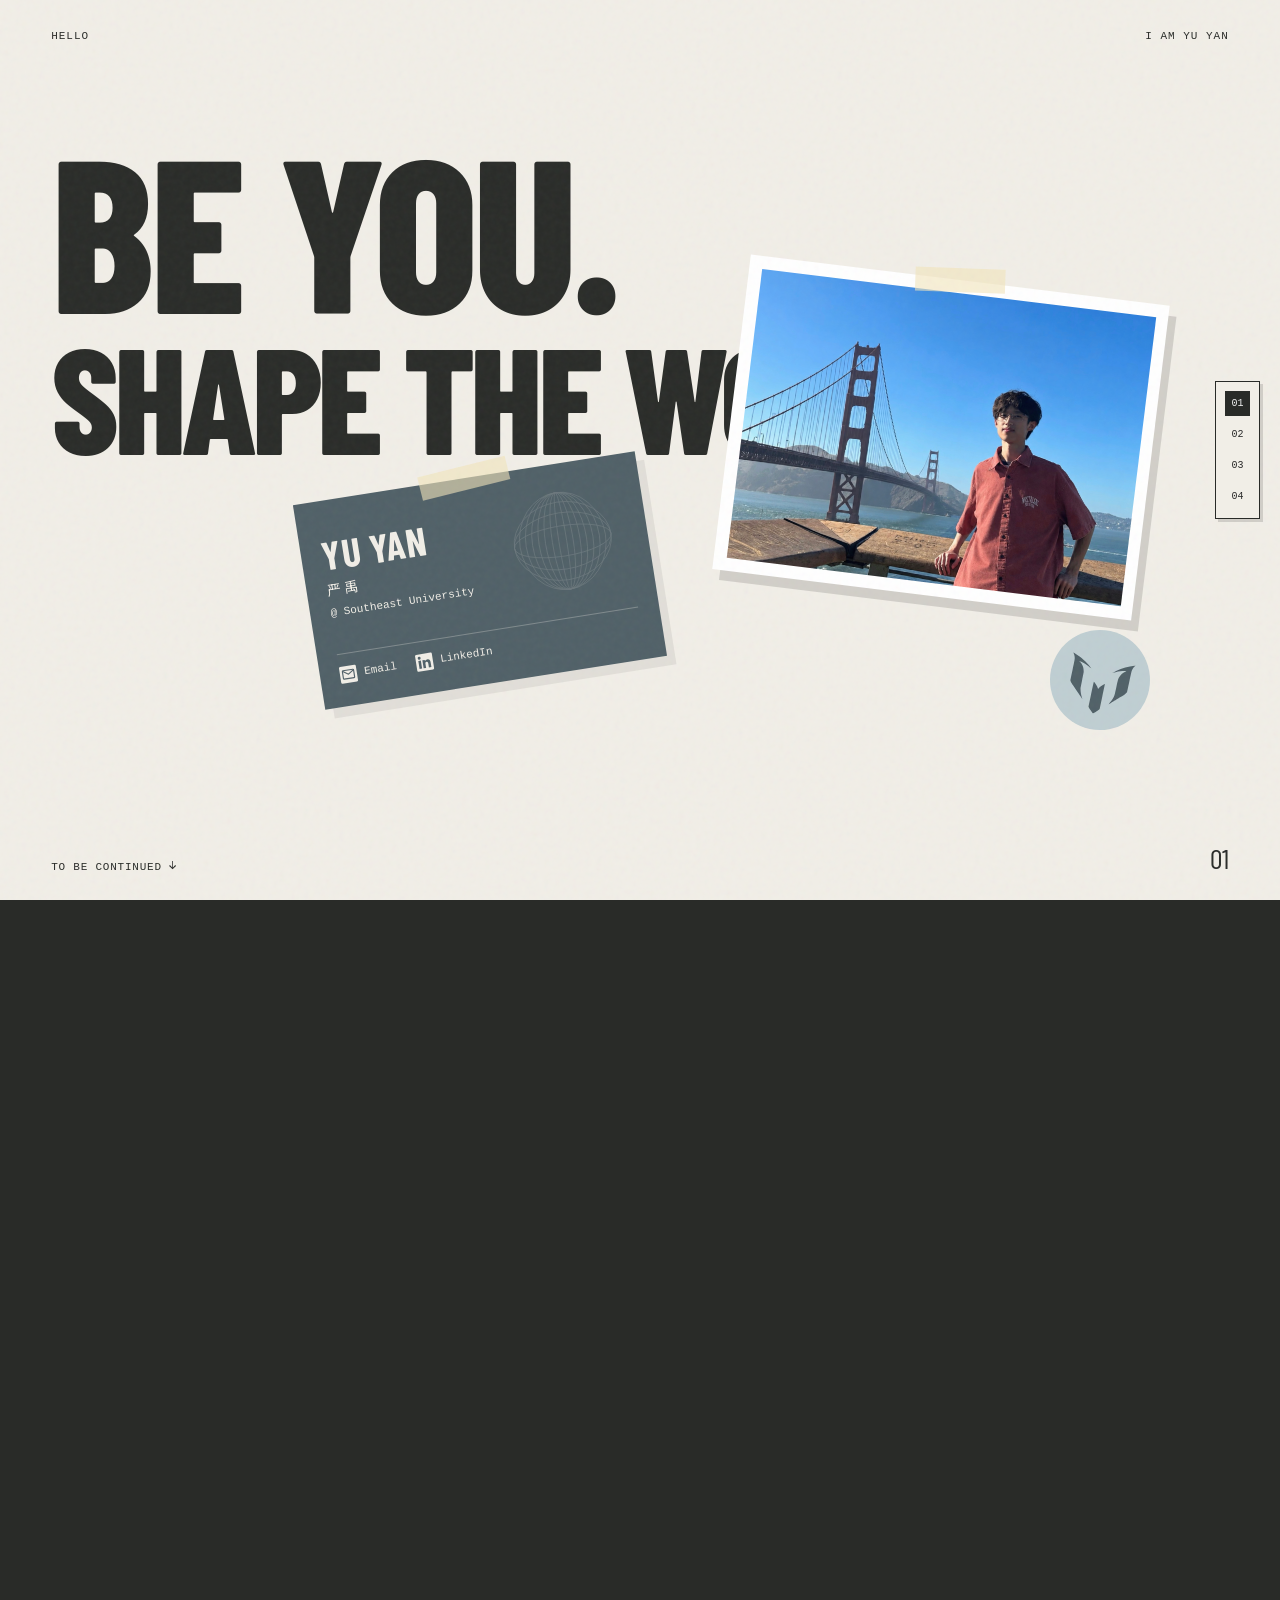
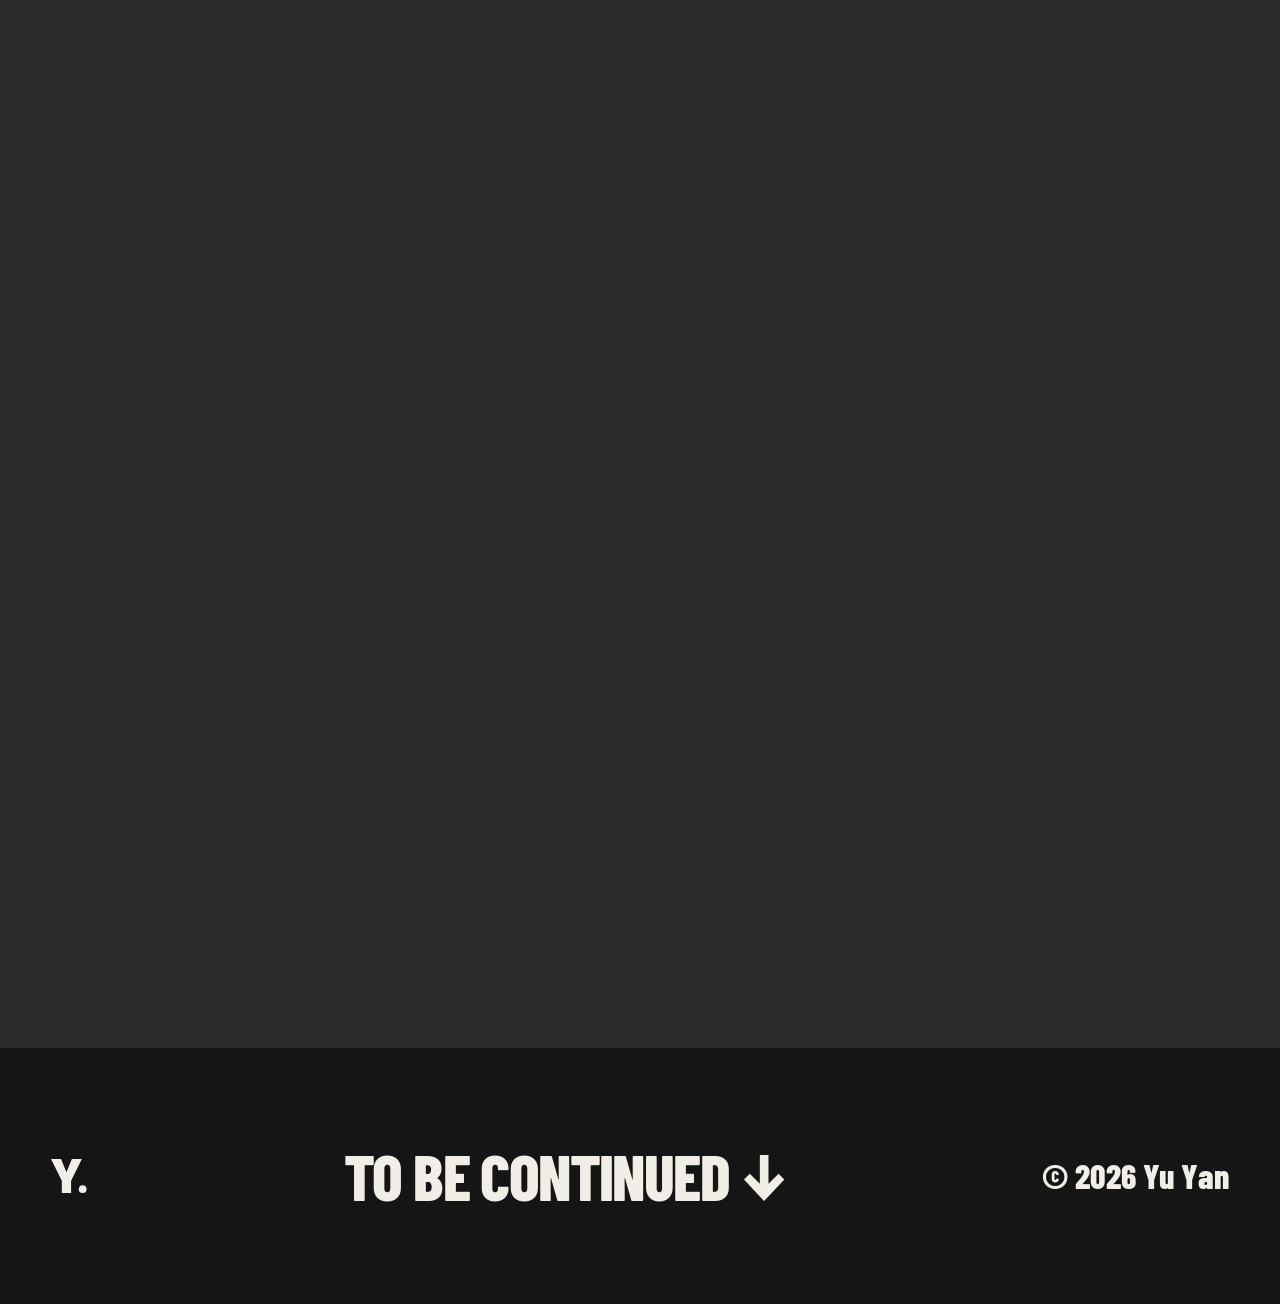
<file: index.html>
<!doctype html>
<html lang="en">
<head>
<meta charset="UTF-8"><meta name="viewport" content="width=device-width,initial-scale=1">
<title>Yu Yan</title>
<meta name="description" content="Yu Yan — independent developer. Be you. Shape the world. I believe technology should respect our attention, invite discovery, and leave room for life beyond the screen.">
<meta name="theme-color" content="#f1eee7">
<link rel="canonical" href="https://missouryy.github.io/">
<meta property="og:url" content="https://missouryy.github.io/">
<meta property="og:type" content="website"><meta property="og:title" content="Yu Yan">
<meta property="og:description" content="Be you. Shape the world. Technology that respects attention, invites discovery, and leaves room for life beyond the screen.">
<meta property="og:image" content="https://missouryy.github.io/assets/homepage/og.png"><meta name="twitter:card" content="summary_large_image">
<link rel="icon" type="image/svg+xml" href="assets/homepage/favicon-editorial.svg?v=transparent"><link rel="icon" href="assets/homepage/favicon.ico?v=transparent"><link rel="icon" type="image/png" sizes="32x32" href="assets/homepage/favicon-32.png?v=transparent"><link rel="icon" type="image/png" sizes="16x16" href="assets/homepage/favicon-16.png?v=transparent"><link rel="apple-touch-icon" href="assets/homepage/apple-touch-icon.png?v=transparent">
<style>
@import url('https://fonts.googleapis.com/css2?family=Barlow+Condensed:wght@600;700;800;900&family=Noto+Sans+SC:wght@400;500;700;900&display=swap');
:root{--paper:#f1eee7;--ink:#292b28;--red:#cec3b7;--acid:#d1d3c3;--blue:#506067}
main{padding-top:54px;position:relative}.stage{position:sticky;top:54px;height:max(650px,calc(100svh - 54px));overflow:hidden;isolation:isolate}*{box-sizing:border-box}html{scroll-behavior:auto;scroll-padding-top:54px}body{margin:0;background:var(--ink);color:var(--ink);font-family:Arial,'Noto Sans SC',sans-serif}a{color:inherit;text-decoration:none}button{font:inherit;color:inherit}::selection{background:var(--acid);color:var(--ink)}
.bar{position:fixed;top:0;left:0;right:0;height:54px;background:var(--paper);z-index:50;display:flex;align-items:center;justify-content:space-between;padding:0 3vw;border-bottom:1px solid var(--ink);font-size:11px;letter-spacing:.06em}.brand{font-size:16px;font-weight:900;letter-spacing:-.04em}.bar nav{display:flex;gap:28px}.bar a:hover{text-decoration:underline;text-underline-offset:5px}.edition{font-family:monospace}.progress{position:absolute;bottom:-2px;left:0;background:var(--ink);height:3px;width:0}
.sheet{height:100%;position:absolute;inset:0;overflow:hidden;isolation:isolate;box-shadow:0 -12px 36px #0002;transform-origin:50% 0;will-change:transform;scroll-margin-top:0}.sheet:after{content:'';position:absolute;inset:0;pointer-events:none;z-index:20;opacity:.1;background-image:url("data:image/svg+xml,%3Csvg viewBox='0 0 180 180' xmlns='http://www.w3.org/2000/svg'%3E%3Cfilter id='n'%3E%3CfeTurbulence type='fractalNoise' baseFrequency='.85' numOctaves='3' stitchTiles='stitch'/%3E%3C/filter%3E%3Cpath fill='%23000' opacity='.45' filter='url(%23n)' d='M0 0h180v180H0z'/%3E%3C/svg%3E")}.sheet-inner{height:100%;position:relative;padding:28px 4vw 25px}.eyebrow{display:flex;justify-content:space-between;font-family:monospace;font-size:11px;letter-spacing:.09em}.condensed{font-family:'Barlow Condensed',Impact,'Arial Narrow',sans-serif;font-weight:800;letter-spacing:-.035em;line-height:.79}.chapter{font-family:monospace;font-size:11px;letter-spacing:.07em}.bottom{position:absolute;bottom:25px;left:4vw;right:4vw;display:flex;align-items:end;justify-content:space-between;font-size:11px}.bottom p{max-width:290px;line-height:1.8;margin:0}.scroll{display:flex;align-items:center;gap:16px;letter-spacing:.1em;font-family:monospace}.scroll span{font-size:25px}.chip{font-family:monospace;font-size:11px;padding:9px 13px;border:1px solid currentColor;display:inline-block;background:var(--paper)}.clip{transition:transform .35s ease,box-shadow .35s ease;cursor:grab}.clip:hover{transform:rotate(0deg) translateY(-9px)!important;box-shadow:9px 12px 0 #0002}.tape{position:absolute;width:90px;height:24px;background:#f2e4bb99;left:50%;top:-12px;transform:translateX(-50%) rotate(-5deg);z-index:2}.sticker{position:absolute;z-index:5}.scribble{font-family:Georgia,serif;font-style:italic}
.one{background:var(--paper)}.one h1{position:absolute;left:4vw;top:16%;font-size:clamp(115px,21vw,360px);margin:0;color:var(--ink);z-index:1}.one h1 span{display:block}.one h1 span:last-child{margin-left:17vw}.intro-note{position:absolute;right:4vw;top:14%;width:190px;font-size:12px;line-height:1.8}.intro-note:before{content:'↳';display:block;font-size:34px;line-height:1;margin-bottom:12px}.art-one{position:absolute;left:43%;top:26%;width:25%;height:47%;background:var(--blue);transform:rotate(-9deg);z-index:3;box-shadow:8px 10px 0 #0001;padding:16px;display:flex;flex-direction:column;justify-content:space-between;color:var(--paper)}.art-one svg{width:100%;height:80%;overflow:visible}.art-caption{display:flex;justify-content:space-between;font:10px monospace;letter-spacing:.1em}.round-sticker{background:var(--acid);border-radius:50%;width:112px;height:112px;display:flex;align-items:center;justify-content:center;text-align:center;line-height:1.2;font-size:20px;font-weight:900;right:20%;top:59%;transform:rotate(12deg)}.red-note{left:9%;top:69%;font-size:21px;transform:rotate(-7deg);border-bottom:2px solid var(--ink);padding-bottom:4px}.vertical{position:absolute;right:16px;top:47%;writing-mode:vertical-rl;font:10px monospace;letter-spacing:.1em}.number{font-family:'Barlow Condensed',Impact,sans-serif;font-size:28px}
.two{background:var(--red)}.two h2{font-size:clamp(120px,20vw,340px);margin:7vh 0 0;position:relative;z-index:1}.two h2 span{display:block}.two h2 span:last-child{margin-left:30%}.two .brief{position:absolute;top:19%;right:5%;width:210px;line-height:1.8;font-size:12px}.art-two{background:var(--paper);width:24%;height:49%;position:absolute;left:37%;top:24%;transform:rotate(10deg);z-index:3;padding:17px;box-shadow:8px 10px 0 #0002}.art-two .graphic{height:86%;background:var(--ink);position:relative;overflow:hidden;display:grid;place-items:center}.ripple{width:140%;aspect-ratio:1;border-radius:50%;background:repeating-radial-gradient(circle at 50%,var(--acid) 0 3px,var(--ink) 4px 12px);transform:scaleY(.78) rotate(-35deg)}.art-two .art-caption{padding-top:12px}.ticket{position:absolute;left:16%;top:58%;width:180px;padding:19px;background:var(--acid);transform:rotate(-12deg);z-index:4;border-left:7px dotted var(--red)}.ticket strong{display:block;font-size:29px;line-height:1}.ticket small{font:10px monospace;display:block;margin-top:14px}.two .tiny-star{right:15%;top:61%;font-size:100px;line-height:1;transform:rotate(10deg)}.two .bottom{border-top:1px solid #2226;padding-top:17px}
.three{background:var(--acid)}.three h2{font-size:clamp(130px,22vw,370px);position:absolute;left:4vw;top:14%;margin:0;z-index:1}.three h2 span{display:block}.three h2 span:last-child{margin-left:24vw}.art-three{width:25%;height:48%;position:absolute;left:37%;top:28%;z-index:3;transform:rotate(-7deg);background:var(--paper);padding:15px;box-shadow:9px 12px 0 #0002}.art-three .checker{height:87%;position:relative;overflow:hidden;background:repeating-conic-gradient(var(--blue) 0 25%,var(--paper) 0 50%) 0 0/52px 52px}.checker:after{content:'';position:absolute;inset:15%;border-radius:50%;background:var(--red);mix-blend-mode:multiply}.art-three .art-caption{padding-top:12px}.caption-strip{position:absolute;left:8%;top:66%;background:var(--blue);color:var(--paper);padding:12px 20px;transform:rotate(5deg);font-size:20px;z-index:4}.three .annotation{position:absolute;right:7%;top:37%;font-size:24px;line-height:1.2;transform:rotate(7deg)}.three .annotation span{font-size:55px;display:block}.three .bottom{border-top:1px solid #2225;padding-top:17px}.three .corner{position:absolute;right:6%;top:17%;font:11px monospace;line-height:1.6;max-width:150px}
.four{background:var(--blue);color:var(--paper)}.four h2{font-size:clamp(110px,19vw,320px);margin:11vh 0 0}.four h2 span{display:block}.four h2 span:last-child{margin-left:19vw}.four .mail{position:absolute;left:41%;top:46%;background:var(--acid);color:var(--ink);padding:28px 40px;transform:rotate(-9deg);font-weight:900;font-size:clamp(25px,4vw,60px);z-index:4;box-shadow:8px 10px 0 #1113;cursor:pointer;border:0}.four .about{position:absolute;top:19%;right:6%;font-size:12px;width:200px;line-height:1.8}.four .bottom{border-top:1px solid #eee6;padding-top:17px}.back{background:none;color:inherit;border:1px solid currentColor;border-radius:50%;width:52px;height:52px;font-size:23px;cursor:pointer}.back:hover{background:var(--paper);color:var(--blue)}.endnote{height:22vh;min-height:150px;background:var(--ink);color:var(--paper);display:flex;align-items:center;justify-content:space-between;padding:4vw;position:relative;z-index:10;font:11px monospace;line-height:1.8}.endnote strong{font-size:25px}.index{position:fixed;right:20px;bottom:22px;z-index:40;display:flex;gap:6px;padding:9px;background:var(--paper);border:1px solid var(--ink);box-shadow:3px 3px 0 #0002}.index a{width:25px;height:25px;display:grid;place-items:center;font:10px monospace}.index a[aria-current=true]{background:var(--ink);color:var(--paper)}.sr{position:absolute;width:1px;height:1px;overflow:hidden;clip-path:inset(50%)}
@media(min-width:1600px){.stage{height:max(780px,calc(100svh - 54px))}.intro-note,.two .brief,.four .about{font-size:15px;width:250px}.bottom p{font-size:13px;max-width:360px}}
@media(max-width:700px){.bar{padding:0 20px}.bar nav{gap:15px}.edition{display:none}.stage{height:max(640px,calc(100svh - 54px))}.sheet-inner{padding:24px}.eyebrow{font-size:9px}.one h1{top:22%;left:5%;font-size:25vw}.one h1 span:last-child{margin-left:5vw}.intro-note{top:10%;right:6%;width:160px;font-size:10px}.intro-note:before{display:none}.art-one{left:35%;top:34%;width:43%;height:35%;padding:12px}.round-sticker{right:9%;top:63%;width:80px;height:80px;font-size:15px}.red-note{left:7%;top:71%;font-size:16px}.bottom{left:6%;right:6%;bottom:25px;gap:20px}.bottom p{max-width:210px;font-size:10px}.scroll{font-size:9px;gap:8px}.two h2{font-size:28vw;margin-top:15vh}.two h2 span:last-child{margin-left:12%}.two .brief{top:10%;right:6%;font-size:10px;width:150px}.art-two{left:36%;top:34%;width:43%;height:37%;padding:12px}.ticket{left:6%;top:60%;width:135px;padding:15px}.ticket strong{font-size:23px}.two .tiny-star{font-size:70px;right:7%;top:70%}.three h2{top:22%;font-size:30vw}.three h2 span:last-child{margin-left:4vw}.art-three{left:32%;top:36%;width:45%;height:35%;padding:12px}.three .corner{top:10%;right:6%;font-size:10px;width:125px}.caption-strip{top:68%;font-size:14px;left:7%}.three .annotation{top:77%;right:10%;font-size:16px}.three .annotation span{display:none}.four h2{font-size:23vw;margin-top:20vh}.four h2 span:last-child{margin-left:2vw}.four .about{top:10%;right:6%;width:160px;font-size:10px}.four .mail{left:15%;top:55%;font-size:8vw;padding:25px}.index{right:12px;bottom:12px;gap:1px;padding:4px}.index a{width:21px;height:21px}.endnote{padding:24px;gap:30px;font-size:9px}.endnote strong{font-size:20px}.vertical{display:none}.number{font-size:23px}}
@media(prefers-reduced-motion:reduce){html{scroll-behavior:auto}.clip{transition:none}.sheet{will-change:auto}}

/* Personal portfolio content, composed around the retained collage geometry. */
@font-face{font-family:Macintosh;src:url('assets/homepage/fonts/macintosh-skeletal-filled.woff2') format('woff2');font-display:swap}
.skip-link{position:fixed;top:-80px;left:16px;z-index:100;background:var(--ink);color:var(--paper);padding:12px}.skip-link:focus{top:8px}
a:focus-visible,button:focus-visible{outline:2px solid currentColor;outline-offset:5px}
.bar .brand{letter-spacing:-.02em}.bar nav{gap:22px}.bar .edition{letter-spacing:.06em}.eyebrow{gap:20px;line-height:1.5}.art-caption{line-height:1.4}.clip{cursor:default}.clip a{cursor:pointer}
.one h1{top:15%;font-size:clamp(100px,17vw,290px);line-height:.85;letter-spacing:-.025em}.one h1 span:last-child{margin-left:0;font-size:.69em;margin-top:.08em}
.one .intro-note{top:11%;right:4vw;width:210px;line-height:1.65;font-size:12px}.one .intro-note:before{display:none}.one .intro-note strong{display:block;font-size:23px;letter-spacing:-.05em;margin-bottom:9px}.one .intro-note .han{font-weight:400;font-size:16px;letter-spacing:.05em}.hero-portrait{position:absolute;left:58%;top:34%;width:25%;height:49%;padding:12px 12px 34px;background:var(--paper);box-shadow:8px 10px 0 #0002;transform:rotate(7deg);z-index:4}.hero-portrait img{width:100%;height:100%;display:block;object-fit:cover;object-position:center 70%;filter:saturate(.58)}.portrait-label{display:flex;justify-content:space-between;font:10px monospace;margin-top:10px;letter-spacing:.04em}.one .art-one{left:36%;top:48%;width:19%;height:31%;padding:13px;transform:rotate(-9deg)}.one .round-sticker{left:77%;right:auto;top:68%;width:100px;height:100px;font-size:19px}.one .red-note{top:63%;left:6%;font-size:25px}.one .bottom p{max-width:none}.one .bottom .contact-inline{display:flex;gap:22px;font:11px monospace;align-items:center}.contact-inline a:hover{text-decoration:underline}.one .vertical{top:42%}
.project-heading{margin:0!important;position:absolute!important;left:4vw;top:15%;z-index:1!important;line-height:.8}.two h2.project-heading{font-size:clamp(115px,17vw,290px)}.two h2.project-heading span:last-child{margin-left:13vw}.three h2.project-heading{font-size:clamp(145px,23vw,380px);top:20%}.three h2.project-heading span:last-child{margin-left:0}
.project-copy{position:absolute;left:4vw;bottom:112px;width:30%;font-size:clamp(12px,1.05vw,16px);line-height:1.65;z-index:7}.project-copy .lede{font-size:clamp(15px,1.35vw,20px);line-height:1.45;font-weight:500;margin:0 0 16px}.project-copy .detail{margin:0;opacity:.85}.project-meta{font:11px monospace;letter-spacing:.03em;display:flex;justify-content:space-between;gap:15px;margin-bottom:18px}.project-copy .external{display:inline-block;margin-top:18px;font:11px monospace;border-bottom:1px solid;padding-bottom:5px}
.two .art-two{left:40%;top:41%;width:21%;height:35%}.two .ticket{left:65%;top:18%;width:175px;padding:17px;transform:rotate(8deg)}.ticket strong{font-size:27px}.ticket small{line-height:1.6}.two .tiny-star{right:8%;top:62%;font-size:85px}.app-cutout{position:absolute;right:10%;top:40%;z-index:5;width:18%;transform:rotate(-10deg)}.app-cutout img{display:block;width:100%;height:auto}.app-dark{position:absolute;right:21%;top:57%;width:10%;z-index:6;transform:rotate(12deg)}.app-dark img{display:block;width:100%;height:auto}.project-link-art{display:block}.project-link-art:hover img{transform:translateY(-4px);transition:transform .25s}
.two .bottom,.three .bottom{align-items:center;bottom:24px;min-height:60px}.two .bottom .number,.three .bottom .number{margin-left:auto}.award-link{display:block;width:clamp(170px,18vw,270px);flex-shrink:0}.winner-badge{display:block;width:100%;aspect-ratio:1650/473;background:var(--ink);mask:url('assets/homepage/winner-badge.png') center/118% auto no-repeat;-webkit-mask:url('assets/homepage/winner-badge.png') center/118% auto no-repeat}.store-link{display:inline-flex;align-items:center;margin-left:20px}.store-link img{height:38px;width:auto;display:block}.project-actions{display:flex;gap:22px;align-items:center}.project-actions>a:not(.store-link){font:11px monospace;border-bottom:1px solid;padding-bottom:5px}
.three .art-three{left:39%;top:43%;width:23%;height:34%}.three .caption-strip{top:67%;left:52%;font-size:16px;z-index:7;white-space:nowrap}.three .annotation{right:7%;top:17%;font-size:24px}.three .annotation span{font-size:45px}.three .app-cutout{right:10%;top:34%;transform:rotate(9deg)}.three .app-dark{right:7%;top:59%;transform:rotate(-12deg)}
.four h2{font-size:clamp(110px,17vw,290px);margin-top:12vh;line-height:.8}.four h2 span:last-child{margin-left:12vw;font-size:.85em;margin-top:.08em}.four .about{top:12%;right:5%;width:225px}.four .about strong{display:block;font-size:15px;margin-bottom:8px}.four .mail{left:48%;top:49%;font-size:clamp(23px,3vw,48px);padding:25px 35px;cursor:pointer}.manifesto{position:absolute;left:4vw;bottom:17%;max-width:42%;font-size:clamp(17px,1.9vw,28px);line-height:1.5;letter-spacing:-.025em;z-index:5}.social-links{display:flex;gap:16px;align-items:center}.social-icon{display:inline-flex;width:38px;height:38px;align-items:center;justify-content:center}.social-icon svg{width:29px;height:29px}.social-links .email-icon g{stroke:var(--blue)}.social-links .text-link{font:11px monospace;letter-spacing:.02em}.four .bottom{align-items:center}.four .bottom p{font:11px monospace;max-width:none}.endnote strong{font-size:25px}.endnote .footer-links{display:flex;gap:24px}
@media(min-width:1600px){.one .intro-note{font-size:14px;width:250px}.project-copy{bottom:135px}.two .ticket{width:210px}.four .about{font-size:14px;width:260px}.one .round-sticker{width:125px;height:125px;font-size:23px}}
@media(max-width:1000px) and (min-width:701px){.project-copy{width:34%;font-size:11px}.project-copy .lede{font-size:14px}.two h2.project-heading{font-size:17vw}.two .ticket{width:140px;padding:13px}.ticket strong{font-size:22px}.ticket small{font-size:9px}.one .intro-note{width:180px;font-size:11px}.four .about{width:190px;font-size:11px}.manifesto{font-size:19px}.two .bottom{gap:10px}.store-link{margin-left:0}.project-actions{gap:12px}}
@media(max-width:700px){
.bar{padding:0 16px}.bar .brand{font-size:17px}.bar nav{gap:12px;font-size:10px}.bar nav a:last-child{display:none}.eyebrow{font-size:8px;gap:12px}.eyebrow span:last-child{text-align:right;max-width:48%}.one h1{top:14%;left:6%;font-size:25vw}.one h1 span:last-child{font-size:.64em;margin-left:0;margin-top:.14em}.one .intro-note{top:45%;left:6%;right:auto;width:34%;font-size:10px;line-height:1.6}.one .intro-note strong{font-size:18px;line-height:1.4}.one .intro-note .han{font-size:13px;display:block;margin-top:3px}.hero-portrait{top:46%;left:46%;width:44%;height:30%;padding:8px 8px 25px}.portrait-label{font-size:8px;margin-top:7px}.one .art-one{left:13%;top:64%;width:27%;height:18%;padding:10px}.one .art-one .art-caption{font-size:7px}.one .round-sticker{left:74%;top:75%;width:66px;height:66px;font-size:13px}.one .red-note{top:84%;left:7%;font-size:17px}.one .bottom{bottom:20px;align-items:center}.one .bottom .contact-inline{gap:12px;font-size:9px;position:absolute;right:0;bottom:33px}.one .bottom .scroll{font-size:8px}.one .bottom .number{display:none}
.two h2.project-heading{top:17%;font-size:26vw}.two h2.project-heading span:last-child{margin-left:7vw}.three h2.project-heading{top:20%;font-size:29vw}.project-copy{left:6%;bottom:104px;width:60%;font-size:11px;line-height:1.55}.project-copy .lede{font-size:13px;line-height:1.45;margin-bottom:12px}.project-copy .detail{font-size:11px}.project-meta{font-size:8px;gap:8px;margin-bottom:12px}.project-copy .external{font-size:9px;margin-top:12px}.two .art-two{left:72%;top:52%;width:23%;height:23%;padding:8px}.art-two .art-caption{font-size:6px;padding-top:6px}.two .ticket{left:auto;right:7%;top:12%;width:120px;padding:10px;border-left-width:5px;transform:rotate(7deg)}.ticket strong{font-size:18px}.ticket small{font-size:7px;margin-top:7px}.two .app-cutout{top:36%;right:11%;width:25%}.two .app-dark{right:5%;top:47%;width:15%}.two .tiny-star{font-size:40px;right:10%;top:79%}.two .bottom,.three .bottom{bottom:43px;min-height:55px;gap:8px}.award-link{width:145px}.store-link{margin-left:0}.store-link img{height:29px}.two .bottom .number{font-size:18px}.project-actions{gap:8px}.project-actions>a:not(.store-link){font-size:8px}.three .app-cutout{top:38%;right:9%;width:26%}.three .app-dark{right:5%;top:51%;width:15%}.three .art-three{left:73%;top:58%;width:21%;height:18%;padding:7px}.art-three .art-caption{font-size:6px;padding-top:5px}.three .caption-strip{top:84%;left:54%;font-size:8px;padding:8px;white-space:normal;max-width:45%}.three .annotation{top:11%;right:8%;font-size:16px}.three .annotation span{display:none}.three .bottom .chapter{font-size:9px}.three .bottom .number{font-size:20px}
.four h2{font-size:27vw;margin-top:16vh}.four h2 span:last-child{font-size:.68em;margin-left:0;white-space:nowrap}.four .about{top:10%;right:6%;width:auto;font-size:10px}.four .about strong{font-size:11px;margin:0}.four .about p{display:none}.manifesto{left:6%;bottom:25%;max-width:84%;font-size:16px;line-height:1.55}.four .mail{left:13%;top:49%;padding:20px 24px;font-size:24px}.four .bottom{bottom:43px}.four .bottom p{font-size:9px}.social-links{gap:9px}.social-icon{width:30px;height:30px}.social-icon svg{width:24px;height:24px}.social-links .text-link{display:none}.endnote{font-size:8px}.endnote .footer-links{gap:12px}.index{bottom:8px}
}

/* Personal calling card and quieter cover navigation. */
.one .business-card{left:29%;top:48%;width:23%;height:32%;min-height:215px;padding:22px;overflow:visible;isolation:isolate}
.business-card .card-orbit{position:absolute;width:44%;height:65%;right:0;top:12%;opacity:.16;z-index:-1;pointer-events:none}
.card-top{display:flex;justify-content:space-between;font:8px monospace;letter-spacing:.12em}
.card-identity{margin:auto 0}.card-identity strong{display:block;font:700 clamp(26px,3.2vw,56px)/1 'Barlow Condensed',sans-serif;letter-spacing:.02em}
.card-identity>span{display:block;font-size:16px;letter-spacing:.22em;margin-top:8px}.card-identity p{font:10px monospace;margin:12px 0 0}
.card-links{display:flex;gap:20px;border-top:1px solid #f1eee74a;padding-top:13px}
.card-links a{display:flex;align-items:center;gap:7px;font:10px monospace;padding:3px 0}
.business-card .card-links svg{width:17px;height:17px;flex:none}
.card-links a:hover{opacity:.65}.card-links a:focus-visible{outline:2px solid currentColor;outline-offset:5px}
.one .hero-portrait{padding:12px;background:#fff}.one .hero-portrait img{filter:none}
.index{top:50%;bottom:auto;right:20px;transform:translateY(-50%);flex-direction:column}
@media(max-width:700px){
.one .business-card{left:4%;top:51%;width:40%;height:30%;min-height:190px;padding:15px;z-index:5}
.one .hero-portrait{padding:8px}.card-top{font-size:6px;letter-spacing:.05em}.card-identity strong{font-size:32px}.card-identity>span{font-size:14px;margin-top:5px}
.card-identity p{font-size:8px;line-height:1.5;max-width:120px;margin-top:8px}
.card-links{gap:12px;padding-top:9px}.card-links a{font-size:8px;gap:5px}.business-card .card-links svg{width:15px;height:15px}
.index{right:8px;top:50%;bottom:auto;gap:4px;padding:5px}.index a{width:27px;height:27px}
}

.one .round-sticker img{width:64%;height:64%;object-fit:contain;display:block;transform:translateY(10%)}

/* Fixed landscape proportions across viewport sizes. */
.one .business-card{height:auto;min-height:0;aspect-ratio:5/3;padding:clamp(14px,1.6vw,26px)}
.card-identity{margin:0 0 auto}.card-identity strong{font-size:clamp(25px,3.1vw,54px)}
.card-identity>span{margin-top:5px;font-size:14px}.card-identity p{margin-top:8px}
.card-links{padding-top:9px}.one .hero-portrait{height:auto;aspect-ratio:4/3}
.one .hero-portrait img{position:absolute;inset:12px;width:calc(100% - 24px);height:calc(100% - 24px);object-fit:cover}
@media(max-width:700px){
.one .hero-portrait img{inset:8px;width:calc(100% - 16px);height:calc(100% - 16px)}
.one .business-card{width:43%;padding:12px;top:54%}
.card-identity strong{font-size:clamp(20px,4.9vw,32px)}.card-identity>span{font-size:11px;margin-top:3px}
.card-identity p{font-size:7px;margin-top:5px;max-width:none}.card-links{padding-top:6px;gap:10px}
.card-links a{font-size:7px}.business-card .card-links svg{width:13px;height:13px}
}

.one .business-card{display:grid;grid-template-columns:58% 42%;grid-template-rows:minmax(0,1fr) auto;padding-top:0}
.business-card .card-identity{grid-column:1;grid-row:1;align-self:center;margin:0}
.business-card .card-orbit{position:static;grid-column:2;grid-row:1;align-self:center;justify-self:center;width:100%;height:85%;max-height:100%;z-index:0}
.business-card .card-links{grid-column:1/-1;grid-row:2}

@media(min-width:1001px){
.one .business-card{width:27%;left:27%;top:53%}
.one .hero-portrait{width:30%;left:59%;top:32%}
.one .round-sticker{left:82%;top:70%}
}

/* Personal chapters: field notes, applications, and research. */
.event-page .section-title,.apps-page .section-title,.experience-page .section-title{position:absolute;left:4vw;top:11%;margin:0;font-size:clamp(90px,15vw,250px);line-height:.85;z-index:1}
.event-copy{position:absolute;left:5%;top:37%;width:25%;max-width:390px;line-height:1.6;font-size:clamp(12px,1.05vw,17px)}.event-copy h3{font-size:clamp(23px,2.4vw,38px);line-height:1.1;margin:0 0 20px;letter-spacing:-.04em}.event-copy p{margin:0 0 14px}
.event-photo{position:absolute;margin:0;width:21%;background:var(--paper);padding:9px 9px 26px;box-shadow:8px 10px #0002;z-index:3}.event-photo img{width:100%;height:auto;display:block;aspect-ratio:3/4;object-fit:cover}.event-photo figcaption{font:8px monospace;letter-spacing:.08em;position:absolute;bottom:9px;left:10px}.photo-a{left:43%;top:31%;transform:rotate(-7deg)}.photo-b{left:68%;top:20%;transform:rotate(7deg)}
.event-badge{position:absolute;left:33%;top:54%;width:13%;max-width:220px;aspect-ratio:3/4.5;border-radius:14px;background:#ede9e9;box-shadow:6px 8px #0002;transform:rotate(-12deg);z-index:6;display:flex;flex-direction:column;color:#292d35}.badge-clip{position:absolute;width:29%;height:27px;top:-18px;left:35%;border:2px solid #f6f6f6a0;background:#bcc3c669;box-shadow:inset 2px 2px #fff8;border-radius:5px}.badge-top{height:43%;padding:21% 10% 7%;display:flex;flex-direction:column;justify-content:space-between}.badge-top strong{font-size:clamp(18px,2.6vw,40px)}.badge-top span{font-size:clamp(6px,.8vw,12px)}.badge-bottom{flex:1;background:#2a303b;color:#ece9ef;border-radius:0 0 14px 14px;position:relative;padding:8% 10%}.badge-bottom strong{font:500 clamp(30px,4.6vw,72px)/.77 Arial;letter-spacing:-.09em}.badge-bottom>span{position:absolute;right:10%;bottom:15%;font-size:26px}.two .event-star{left:87%;right:auto;top:74%;font-size:65px}
.apps-grid{position:absolute;top:35%;left:8%;right:10%;bottom:12%;display:grid;grid-template-columns:1fr 1fr;gap:7%;z-index:3}.app-paper{position:relative;background:var(--paper);padding:clamp(18px,2.2vw,36px);box-shadow:8px 10px #0002;display:flex;flex-direction:column;min-height:0}.pixel-paper{transform:rotate(-3deg)}.shred-paper{transform:rotate(3deg)}.app-top{display:flex;align-items:center;justify-content:space-between;font:10px/1.7 monospace}.app-top img{width:65px;height:65px;border-radius:16px}.app-paper h3{font:700 clamp(26px,3vw,48px)/1 'Barlow Condensed';margin:15px 0 8px}.app-paper p{font-size:clamp(11px,1vw,16px);line-height:1.5;margin:0 0 10px}.app-paper .app-lede{font-weight:700}.app-paper .tech-line{font:9px/1.5 monospace;opacity:.65}.app-cta{display:flex;gap:22px;margin-top:auto;padding-top:10px;font:11px monospace}.app-cta a{border-bottom:1px solid;padding-bottom:4px}.app-award{position:absolute;right:-14px;bottom:-21px;background:var(--blue);color:var(--paper);padding:12px 18px;font:8px/1.5 monospace;transform:rotate(5deg)}.mini-checker{position:absolute;width:57px;height:57px;right:-18px;bottom:-19px;background:repeating-conic-gradient(var(--blue) 0 25%,var(--paper) 0 50%) 0 0/18px 18px;transform:rotate(-9deg)}
.experience-page .section-title{font-size:clamp(70px,10vw,170px);top:10%;line-height:.85}.experience-grid{position:absolute;left:31%;right:8%;top:23%;bottom:16%;display:grid;grid-template-columns:1fr 1fr;gap:5%;z-index:3}.experience-card{background:var(--paper);color:var(--ink);padding:clamp(16px,2vw,32px);box-shadow:8px 10px #0002;display:flex;flex-direction:column}.experience-card:first-child{transform:rotate(-2deg)}.experience-card:last-child{transform:rotate(2deg)}.experience-meta{display:flex;flex-direction:column;gap:7px;font:9px monospace;letter-spacing:.04em}.experience-card h3{font:700 clamp(28px,3.2vw,50px)/.95 'Barlow Condensed';margin:22px 0 10px}.experience-card .role{font-size:10px;opacity:.7;min-height:30px}.experience-card h4{font-size:14px;line-height:1.3;margin:10px 0}.experience-card p{font-size:clamp(11px,.95vw,15px);line-height:1.5;margin:0 0 12px}.result{display:flex;flex-direction:column;gap:8px;border-top:1px solid #292b2830;margin-top:auto;padding-top:12px}.result strong{font:700 clamp(38px,4.5vw,70px)/1 'Barlow Condensed'}.result span{font:9px/1.5 monospace}.experience-page .bottom{border:0}
@media(max-width:1000px){.event-copy{font-size:12px}.experience-grid{left:6%;top:33%;right:10%;bottom:13%}.experience-page .section-title{font-size:12vw;top:10%}.experience-page .section-title br{display:none}.experience-card h3{margin:12px 0 8px}.app-top img{width:48px;height:48px}.app-paper h3{margin-top:12px}.app-paper p{font-size:12px}.apps-grid{top:30%;gap:5%}}
@media(max-width:700px){.event-page .section-title,.apps-page .section-title{font-size:18vw;top:12%}.event-copy{left:6%;top:26%;width:84%;max-width:none;font-size:11px;line-height:1.45}.event-copy h3{font-size:21px;margin-bottom:10px}.event-copy h3 br{display:none}.event-copy p{margin-bottom:8px}.event-copy p:last-child{display:none}.event-photo{width:33%;padding:6px 6px 20px}.photo-a{left:15%;top:48%}.photo-b{left:53%;top:42%}.event-photo figcaption{font-size:6px;bottom:7px;left:7px}.event-badge{width:24%;left:7%;top:66%;border-radius:9px}.badge-top strong{font-size:23px}.badge-top span{font-size:6px}.badge-bottom strong{font-size:37px}.badge-bottom>span{font-size:17px}.two .event-star{left:80%;top:76%;font-size:38px}.badge-clip{height:19px;top:-12px}
.apps-grid{left:6%;right:13%;top:25%;bottom:10%;grid-template-columns:1fr;grid-template-rows:1fr 1fr;gap:20px}.app-paper{padding:14px 17px;display:block}.pixel-paper{transform:rotate(-2deg)}.shred-paper{transform:rotate(2deg)}.app-top{float:right;margin-left:10px}.app-top span{display:none}.app-top img{width:42px;height:42px;border-radius:10px}.app-paper h3{font-size:25px;margin:0 0 7px}.app-paper p{font-size:10px;line-height:1.4;margin-bottom:6px}.app-paper .tech-line{font-size:7px;margin-bottom:0}.app-cta{padding-top:7px;font-size:9px;gap:15px}.app-award{font-size:6px;padding:5px 8px;bottom:-10px;right:-10px}.mini-checker{width:35px;height:35px;bottom:-12px;right:-9px}
.experience-page .section-title{font-size:14vw;top:12%}.experience-grid{left:6%;right:13%;top:26%;bottom:12%;grid-template-columns:1fr;grid-template-rows:1fr 1fr;gap:18px}.experience-card{padding:13px 15px;position:relative;display:block}.experience-meta{font-size:7px;flex-direction:row;justify-content:space-between}.experience-card h3{font-size:25px;margin:9px 0 4px}.experience-card .role{font-size:8px;min-height:0;margin-bottom:7px;max-width:70%}.experience-card h4{font-size:10px;margin:5px 0}.experience-card p{font-size:9px;line-height:1.4;margin-bottom:6px;max-width:75%}.experience-card p:nth-of-type(3){display:none}.result{position:absolute;right:12px;bottom:12px;width:21%;border:0;padding:0;gap:3px}.result strong{font-size:28px}.result span{font-size:6px;line-height:1.3}.experience-page .bottom .chapter{display:none}.experience-page .back{width:34px;height:34px;font-size:18px}.bar nav a:last-child{display:inline}.bar nav{gap:10px;font-size:9px}
}

@media(min-width:1001px){.experience-card h3{font-size:clamp(28px,3vw,44px);margin:12px 0 8px}.experience-card p{font-size:clamp(11px,.85vw,14px);line-height:1.45;margin-bottom:10px}.experience-card .role{min-height:0;font-size:9px}.experience-card h4{font-size:12px;margin:8px 0}.result strong{font-size:clamp(36px,3.4vw,54px)}.experience-grid{top:27%;bottom:16%}}

@media(max-width:700px){.experience-page .section-title{font-size:13vw}.experience-card p{font-size:11px;max-width:74%}.experience-card .role{font-size:9px}.experience-card h4{font-size:11px}.result span{font-size:7px}.app-paper p{font-size:12px}.app-paper .tech-line{font-size:8px}.app-cta{font-size:10px}.event-copy{font-size:12px}}
.badge-lettering{display:block;width:73%;height:auto;overflow:visible}.badge-bottom .badge-apple{font-family:-apple-system,BlinkMacSystemFont,Arial,sans-serif;font-size:clamp(19px,2.2vw,33px);right:8%;bottom:12%;line-height:1}
@media(max-width:700px){.event-badge{top:60%;width:22%;max-width:140px}}

/* Poster first: oversized type behind unchanged geometric artwork. */
.event-page .section-title{font-size:29vw;left:2%;top:12%;letter-spacing:-.055em;white-space:nowrap}
.event-award{position:absolute;left:6%;top:64%;font:10px/1.6 monospace;z-index:4}.event-award strong{display:block;font:800 6vw/.95 'Barlow Condensed';margin:7px 0}.event-award span{font-size:9px}
.event-photo.photo-a{width:24%;left:39%;top:36%}.event-photo.photo-b{width:24%;left:66%;top:23%}.event-badge{left:29%;top:48%;width:14%;z-index:6}
.apps-page .section-title{font-size:27vw;line-height:.78;left:3%;top:12%;letter-spacing:-.035em}
.apps-page .app-geometry{width:25%;height:49%;z-index:3}
.apps-page .geometry-pixel{left:25%;top:29%;transform:rotate(10deg);padding:17px}
.apps-page .geometry-shred{left:61%;top:34%;transform:rotate(-7deg);padding:15px}
.app-stamp{position:absolute;z-index:5;width:9%;display:block}.app-stamp img{width:100%;height:auto;display:block}.stamp-pixel{left:17%;top:46%;transform:rotate(-12deg)}.stamp-shred{left:80%;top:25%;transform:rotate(12deg)}
.app-label{position:absolute;z-index:6;background:var(--blue);color:var(--paper);padding:14px 20px;min-width:180px;box-shadow:5px 6px #0001}.app-label strong{font:700 clamp(25px,3vw,48px)/1 'Barlow Condensed';display:block}.app-label>span{display:block;font:8px monospace;letter-spacing:.08em;margin:8px 0 12px}.app-label div{display:flex;gap:20px;font:10px monospace}.app-label a{border-bottom:1px solid #f1eee770;padding-bottom:3px}.label-pixel{left:16%;top:70%;transform:rotate(-5deg)}.label-shred{left:64%;top:74%;transform:rotate(4deg)}
.experience-page .section-title{font-size:22vw;line-height:.78;top:11%;left:2%}
.experience-grid{top:48%;left:29%;right:10%;bottom:10%;gap:6%}
.experience-card{padding:20px}.experience-card p:not(.role),.experience-card h4{display:none}.experience-card .role{min-height:0}.experience-card h3{font-size:3.3vw;margin:12px 0 8px}.experience-card .result{padding-top:10px}.experience-card:first-child{transform:rotate(-6deg)}.experience-card:last-child{transform:rotate(5deg)}
@media(max-width:700px){
.event-page .section-title{font-size:31vw;top:18%;left:1%}
.event-photo.photo-a{width:36%;left:22%;top:43%}.event-photo.photo-b{width:34%;left:58%;top:35%}
.event-badge{width:24%;left:9%;top:57%;max-width:145px}.event-award{left:55%;top:76%;font-size:7px}.event-award strong{font-size:11vw}.event-award span{font-size:6px}
.apps-page .section-title{font-size:38vw;left:2%;top:15%;line-height:.85}
.apps-page .app-geometry{width:41%;height:31%}.apps-page .geometry-pixel{left:12%;top:37%;padding:10px}.apps-page .geometry-shred{left:51%;top:49%;padding:10px}
.app-stamp{width:17%}.stamp-pixel{left:5%;top:37%}.stamp-shred{left:77%;top:46%}.app-label{padding:10px 12px;min-width:0}.app-label strong{font-size:25px}.app-label>span{font-size:6px;margin:5px 0 8px}.app-label div{font-size:8px;gap:12px}.label-pixel{left:6%;top:65%}.label-shred{left:54%;top:79%}
.experience-page .section-title{font-size:25vw;top:17%;line-height:.85}.experience-page .section-title br{display:block}.experience-grid{left:9%;right:13%;top:46%;bottom:12%;gap:20px}.experience-card{padding:12px 16px}.experience-card h3{font-size:27px;margin:7px 0}.experience-card .role{font-size:8px;max-width:68%}.experience-card .result{padding:0}.experience-card .result strong{font-size:30px}.experience-meta{font-size:6px}
}
.event-badge .badge-top{height:37%;flex-shrink:0;padding-top:22%;padding-bottom:6%}.event-badge .badge-top strong{transform:translateY(4px)}.badge-bottom .badge-apple{bottom:7%}
.event-badge .badge-top{position:relative;display:block;padding:0}.event-badge .badge-top strong{position:absolute;left:10%;top:50%;line-height:1;transform:translateY(-50%) scaleY(.88);transform-origin:center}.badge-winner{position:absolute;left:10%;bottom:7%;width:80%;height:auto;display:block;overflow:visible}

/* Collage refinements: signatures, challenge seal, and taped research labels. */
@font-face{font-family:'Macintosh Signature';src:url('assets/homepage/fonts/MacintoshSkeletalFilled.otf') format('opentype');font-display:swap}
.event-badge{container-type:inline-size}
.badge-winner{bottom:10cqw}
.event-photo{padding:14px 14px 48px}
.event-photo figcaption{font-family:'Macintosh Signature',cursive;font-size:clamp(19px,2.2vw,34px);font-weight:400;letter-spacing:0;line-height:1.2;bottom:8px;left:14px;right:10px;white-space:nowrap}
.app-label div{margin-top:12px}
.experience-grid{bottom:auto;align-items:start}
.experience-card{position:relative;padding:clamp(20px,2.2vw,36px)}
.experience-card .role{margin-bottom:0;max-width:none}
.experience-card .tape{width:32%;max-width:110px;height:25px;top:-13px}
.one .business-card{left:24%}
.one .hero-portrait{width:33%;left:57%;top:31%}
@media(min-width:701px) and (max-width:1000px){.one .business-card{left:24%}.one .hero-portrait{width:31%;left:57%;top:34%}}
@media(max-width:700px){
.one .business-card{left:2%;top:56%;width:41%}
.one .hero-portrait{left:44%;top:44%;width:48%}
.event-photo{padding:10px 10px 38px}
.event-photo figcaption{font-size:clamp(17px,3.7vw,25px);bottom:6px;left:10px;right:6px}
.app-label div{margin-top:9px}
.experience-grid{grid-template-rows:auto auto;gap:30px;bottom:auto}
.experience-card{padding:18px 20px}
.experience-card .role{font-size:9px;max-width:none;margin-bottom:0}
.experience-card .tape{height:21px;top:-11px}
}

.one .messi-link{cursor:pointer;transition:transform .25s ease,box-shadow .25s ease}
.one .messi-link:hover,.one .messi-link:focus-visible{transform:translateY(-4px) rotate(0deg) scale(1.06);box-shadow:5px 8px 0 #0002}
.one .messi-link:active{transform:rotate(0deg) scale(.98);box-shadow:2px 3px 0 #0002}
@media(prefers-reduced-motion:reduce){.one .messi-link{transition:none}}
.event-badge.clip{cursor:pointer}
.geometry-pixel .graphic .swift-ripple-art{position:absolute;inset:0;display:block;width:100%;height:100%;object-fit:cover;background:#292b28}

/* Edge-to-edge artwork and a lighter second portrait. */
.geometry-shred .checker:after{content:none}
/* Scale the complete artwork before clipping at the photo window. */
.geometry-shred .checker{container-type:size}
.geometry-shred .checker .crossed-sticks-art{position:absolute;left:50%;top:50%;display:block;width:max(100cqw,133.333333cqh);height:auto;max-width:none;transform:translate(-50%,-50%) scale(.8);transform-origin:center}
.event-photo.photo-b{width:21.5%;left:67%;top:24%}
.event-badge{left:25%}
@media(max-width:700px){.event-photo.photo-b{width:30%;left:60%;top:36%}.event-badge{left:5%}}

/* Shared chapter footer and label typography. */
.sheet .bottom{border:0;padding-top:0}
.sheet .bottom>:first-child{font:400 11px/1.5 monospace;letter-spacing:.07em}
.experience-card{--label-font-size:9px}
.experience-card .experience-meta,.experience-card .role{font:400 var(--label-font-size)/1.5 monospace;letter-spacing:.04em;opacity:1}
@media(max-width:700px){.experience-card{--label-font-size:6px}}
.geometry-shred .checker{background:url(assets/homepage/checker-fixed-background.svg) center/cover no-repeat}

/* App links belong to their prints; research becomes two interactive Polaroids. */
.apps-page .art-caption{display:grid;grid-template-columns:1fr auto;gap:4px 10px}
.frame-links{grid-column:1/-1;display:flex;gap:16px;font:9px/1.35 monospace;letter-spacing:0}
.frame-links a{border-bottom:1px solid #292b2860;padding-bottom:1px}
.frame-links a:hover{border-color:currentColor}
.research-collage{position:absolute;inset:0;z-index:3;pointer-events:none}
.research-frame{position:absolute;width:28%;margin:0;background:var(--paper);color:var(--ink);padding:13px;box-shadow:8px 10px #0002;pointer-events:auto}
.magnus-frame{left:25%;top:35%;transform:rotate(-6deg)}
.cairn-frame{left:59%;top:40%;transform:rotate(5deg)}
.research-image{display:block;aspect-ratio:4/3;overflow:hidden;cursor:pointer}
.research-image img{display:block;width:100%;height:100%;object-fit:cover}
.research-caption{display:grid;grid-template-columns:1fr 1fr;gap:8px 10px;margin-top:13px;font:9px/1.45 monospace;letter-spacing:.02em;min-height:54px}
.research-caption>:nth-child(even){text-align:right}
.research-caption time{white-space:nowrap}
.research-frame .tape{width:32%;max-width:110px;height:25px;top:-13px}
.research-frame .research-label{left:-8%;bottom:28%;padding:10px 17px;min-width:0;transform:rotate(-3deg);pointer-events:none}
.research-label strong{font-size:clamp(23px,2.5vw,42px)}
.research-frame:focus-within{transform:rotate(0deg) translateY(-9px);box-shadow:9px 12px #0002}
@media(max-width:1000px) and (min-width:701px){.research-frame{width:35%}.magnus-frame{left:15%;top:39%}.cairn-frame{left:55%;top:44%}.research-caption{font-size:7px}}
@media(max-width:700px){
.apps-page .art-caption{gap:3px 5px}.frame-links{font-size:7px;gap:10px;line-height:1.2}
.apps-page .geometry-pixel .graphic,.apps-page .geometry-shred .checker{height:81%}
.apps-page .art-caption{padding-top:6px}
.research-frame{width:40%;padding:9px}
.magnus-frame{left:6%;top:42%}.cairn-frame{left:55%;top:49%}
.research-caption{font-size:6px;gap:5px 7px;margin-top:9px;min-height:48px;line-height:1.45}
.research-frame .research-label{left:-6%;bottom:31%;padding:8px 10px}
.research-label strong{font-size:clamp(18px,3.7vw,26px)}
.research-frame .tape{height:21px;top:-11px}
}

/* One framing system, without a header offset. */
:root{--frame-edge:clamp(10px,1vw,16px);--frame-caption:32px}
html{scroll-padding-top:0}main{padding-top:0}.stage{top:0;height:max(650px,100svh)}
.one .hero-portrait,.event-photo,.apps-page .app-geometry,.research-frame{padding:var(--frame-edge)}
.one .hero-portrait img{position:static;inset:auto;width:100%;height:100%;object-fit:cover}
.event-photo,.apps-page .app-geometry,.research-frame{display:flex;flex-direction:column;gap:var(--frame-edge)}
.event-photo img{flex:none}
.event-photo figcaption{position:static;left:auto;right:auto;bottom:auto;height:var(--frame-caption);margin:0;flex:none;white-space:nowrap;line-height:1.2}
.apps-page .geometry-pixel .graphic,.apps-page .geometry-shred .checker{flex:1;min-height:0;height:auto}
.apps-page .art-caption{flex:none;height:var(--frame-caption);margin:0;padding:0;grid-template-columns:1fr auto;grid-template-rows:1fr 1fr;align-items:start;gap:0 10px;font-size:9px;letter-spacing:.02em}
.apps-page .art-caption>span:first-child{grid-column:1;grid-row:1;align-self:start}
.apps-page .art-caption>span:nth-child(2){grid-column:2;grid-row:1;align-self:start;text-align:right}
.apps-page .frame-links{grid-column:1;grid-row:2;align-self:end;font-size:9px}
.research-image{flex:none}
.research-caption{height:var(--frame-caption);min-height:0;margin:0;grid-template-columns:1fr auto;grid-template-rows:1fr 1fr;align-items:start;gap:0 12px;font:9px/1.4 monospace}
.research-caption>:nth-child(n+3){align-self:end}
.research-caption>:nth-child(even){justify-self:end;text-align:right}
.magnus-frame .research-caption>:nth-child(3){grid-column:1/-1;white-space:nowrap}
.magnus-frame .research-caption>:nth-child(4){display:none}
.research-frame .research-label{background:#c5a18a;color:#292b28;bottom:calc(var(--frame-caption) + 3*var(--frame-edge));}
.one .messi-link{background:#bfced2}
.endnote{display:grid;grid-template-columns:1fr auto 1fr;gap:24px}
.endnote>span:last-child{justify-self:end;text-align:right}
.index{isolation:isolate}
.index:before{content:'';position:absolute;left:0;top:0;width:var(--index-w,25px);height:var(--index-h,25px);background:var(--ink);transform:translate3d(var(--index-x,9px),var(--index-y,9px),0);z-index:0;pointer-events:none}
.index a{position:relative;z-index:1}
.index a[aria-current=true]{background:transparent;color:inherit}
@media(max-width:700px){
.stage{height:max(640px,100svh)}
.apps-page .app-geometry{height:36%}
.apps-page .art-caption,.apps-page .frame-links,.research-caption{font-size:7px}
.apps-page .frame-links{gap:10px}
.research-caption{column-gap:8px}
.endnote{gap:12px;font-size:8px}
}
.event-photo.photo-a{top:31%}
@media(max-width:700px){.event-photo.photo-a{top:35%}.event-photo.photo-b{top:30%}}

/* A light editorial closing card. */
.endnote{--footer-brand-size:34px;height:clamp(200px,20vw,280px);min-height:200px;background:var(--paper);color:var(--ink);padding:32px 4vw;display:grid;grid-template-columns:auto minmax(0,1fr) auto;align-items:center;gap:32px}
.endnote-brand{font:800 var(--footer-brand-size)/1 'Barlow Condensed',sans-serif;letter-spacing:-.06em}
.endnote-message{margin:0;text-align:center;font:800 clamp(32px,5vw,80px)/.95 'Barlow Condensed',sans-serif;letter-spacing:-.025em;white-space:nowrap}
.endnote-side{display:flex;flex-direction:column;align-items:flex-end;gap:20px;font:10px/1.4 monospace;white-space:nowrap}
.endnote-top{display:grid;place-items:center;width:42px;height:42px;border:1px solid currentColor;border-radius:50%;font:22px/1 Arial,sans-serif;transition:background .2s,color .2s,transform .2s}
.endnote-top:hover{background:var(--ink);color:var(--paper);transform:translateY(-3px)}
.endnote-brand:hover{opacity:.65}
@media(max-width:700px){
.endnote{height:210px;grid-template-columns:1fr auto;gap:28px 20px;padding:28px 6vw}
.endnote{--footer-brand-size:30px}
.endnote-side{flex-direction:row;align-items:center;gap:18px;font-size:9px}
.endnote-top{width:34px;height:34px;font-size:19px}
.endnote-message{grid-column:1/-1;text-align:left;font-size:clamp(34px,8vw,56px)}
}
@media(prefers-reduced-motion:reduce){.endnote-top{transition:none}}
.event-photo figcaption{font-size:clamp(18px,3.7vw,26px);line-height:1.1}
@media(max-width:700px){.endnote-brand{grid-column:1;grid-row:1}.endnote-side{grid-column:2;grid-row:1}.endnote-message{grid-row:2}}

/* Corner text and both continuation arrows share one visual language. */
:root{--corner-font-size:11px}
.sheet .eyebrow,.sheet .bottom>:first-child{font-size:var(--corner-font-size)}
.one .bottom .scroll{align-items:center;gap:10px}
.one .scroll svg{display:block;width:16px;height:16px;flex:none}
.event-photo figcaption{text-align:right}
.endnote{background:#151515;color:var(--paper)}
.endnote-statement{display:flex;justify-content:center;align-items:center;gap:22px;min-width:0}
.endnote .endnote-side,.endnote .endnote-side>span{font:800 var(--footer-brand-size)/1 'Barlow Condensed',sans-serif}
.endnote .endnote-top{width:auto;height:auto;padding:4px;border:0;border-radius:0;background:none;color:inherit;transform:none;transition:none}
.endnote-top svg{display:block;width:clamp(30px,4vw,56px);height:clamp(30px,4vw,56px);transform:rotate(0deg);transition:transform .45s cubic-bezier(.22,1,.36,1)}
.endnote .endnote-top:hover{background:none;color:inherit;transform:none}
.endnote-top:hover svg,.endnote-top:focus-visible svg{transform:rotate(-180deg)}
@media(max-width:700px){
.endnote-statement{grid-column:1/-1;grid-row:2;justify-content:flex-start;gap:14px}
.endnote-message{font-size:clamp(30px,7.5vw,52px)}
.endnote .endnote-side{grid-column:2;grid-row:1}
}
@media(prefers-reduced-motion:reduce){.endnote-top svg{transition:none}}

/* Match each arrow's weight and cap height to the adjoining type. */
.one .bottom .scroll{align-items:baseline;gap:.65em}
.one .scroll svg{display:inline-block;width:.65em;height:.75em;flex:none;overflow:visible}
.endnote-statement{font:800 clamp(32px,5vw,80px)/1 'Barlow Condensed',sans-serif;align-items:baseline;gap:.24em}
.endnote-message{font:inherit;letter-spacing:-.025em;line-height:1}
.endnote .endnote-top{display:inline-flex;align-self:baseline;flex:none;padding:0;font:inherit;line-height:1}
.endnote-top svg{display:block;width:.63em;height:.72em;overflow:visible}
@media(max-width:700px){.endnote-statement{font-size:clamp(30px,7.5vw,52px)}}

/* Calling card caption sizes. */
.one .business-card .card-identity p,.one .business-card .card-links a{font-size:var(--corner-font-size)}
.one .business-card .card-identity p{white-space:nowrap}

/* Exact Expanded Regular named instance from the supplied SF Pro variable font. */
@font-face{font-family:'SF Pro Expanded Badge';src:url('assets/homepage/fonts/sf-pro-expanded-regular-badge.woff') format('woff');font-style:normal;font-weight:400;font-display:swap}
.event-badge,.event-badge strong,.event-badge text,.event-badge .badge-apple{font-family:'SF Pro Expanded Badge',sans-serif;font-weight:400;font-style:normal;font-synthesis:none}

/* Badge uses SF Pro Medium named instances at the requested widths. */
@font-face{font-family:'SF Pro Expanded Badge';src:url('assets/homepage/fonts/sf-pro-expanded-medium-badge.woff') format('woff');font-style:normal;font-weight:500;font-display:swap}
@font-face{font-family:'SF Pro Condensed Badge';src:url('assets/homepage/fonts/sf-pro-condensed-medium-badge.woff') format('woff');font-style:normal;font-weight:500;font-display:swap}
@font-face{font-family:'SF Pro Badge';src:url('assets/homepage/fonts/sf-pro-medium-badge.woff') format('woff');font-style:normal;font-weight:500;font-display:swap}
.event-badge .badge-top strong{font-family:'SF Pro Badge',sans-serif;font-weight:500}
.event-badge .badge-lettering text:nth-of-type(1){font-family:'SF Pro Condensed Badge',sans-serif;font-weight:500}
.event-badge .badge-lettering text:nth-of-type(2){font-family:'SF Pro Badge',sans-serif;font-weight:500}
.event-badge .badge-lettering text:nth-of-type(3){font-family:'SF Pro Expanded Badge',sans-serif;font-weight:500}
.endnote-brand{display:inline-flex;align-items:center}
.endnote-brand svg{display:block;width:auto;height:1em}
/* Keep one outer silhouette at desktop and narrow-screen radii. */
.event-badge{background:#2a303b;overflow:hidden}
.event-badge .badge-top{background:#ede9e9}
.event-badge .badge-bottom{border-radius:0}
.event-badge .badge-top strong{font-size:clamp(16px,2.25vw,34px)}
@media(max-width:700px){.event-badge .badge-top strong{font-size:20px}}
/* Extend only the dark tail; keep the original 1.5:1 lettering canvas. */
.event-badge{aspect-ratio:1/1.58770584;transform-origin:50% 47.23796948%}
.badge-content{position:relative;display:flex;flex-direction:column;width:100%;height:150cqw;flex:none}
/* Keep the longer second line on one line across screen widths. */
.one h1 span:last-child{white-space:nowrap}
@media(max-width:700px){.one h1 span:last-child{font-size:.58em}}
</style></head>
<body>
<a class="skip-link" href="#cover">Skip to content</a>
<main id="main-content"><div class="stage">
<section class="sheet one" id="cover" aria-label="About Yu Yan"><div class="sheet-inner">
<div class="eyebrow"><span>HELLO</span><span>I AM YU YAN</span></div>
<h1 class="condensed">BE YOU.<span>SHAPE THE WORLD.</span></h1>

<div class="art-one clip business-card"><span class="tape"></span><svg class="card-orbit" viewBox="0 0 240 300" aria-label="Interlocking orbital lines" role="img"><g fill="none" stroke="#f1eee7" stroke-width="1.7"><ellipse cx="120" cy="150" rx="99" ry="112"/><ellipse cx="120" cy="150" rx="85" ry="112"/><ellipse cx="120" cy="150" rx="70" ry="112"/><ellipse cx="120" cy="150" rx="55" ry="112"/><ellipse cx="120" cy="150" rx="40" ry="112"/><ellipse cx="120" cy="150" rx="24" ry="112"/><ellipse cx="120" cy="150" rx="9" ry="112"/><ellipse cx="120" cy="150" rx="112" ry="90"/><ellipse cx="120" cy="150" rx="112" ry="65"/><ellipse cx="120" cy="150" rx="112" ry="35"/></g></svg><div class="card-identity"><strong>YU YAN</strong><span lang="zh">严禹</span><p>@ Southeast University</p></div><div class="card-links"><a href="mailto:mail2yuyan@gmail.com" aria-label="Email Yu Yan"><svg viewBox="0 0 24 24" aria-hidden="true"><rect width="24" height="24" rx="1.8" fill="currentColor"/><g fill="none" stroke="var(--blue)" stroke-width="1.6" stroke-linecap="round" stroke-linejoin="round"><rect x="4" y="6" width="16" height="12" rx="1"/><path d="m4.5 7 7.5 5 7.5-5"/></g></svg><span>Email</span></a><a href="https://www.linkedin.com/in/yu-yan-a00585405" target="_blank" rel="noopener" aria-label="Yu Yan on LinkedIn"><svg viewBox="0 0 24 24" width="40" height="40" fill="currentColor" aria-hidden="true" focusable="false"><path d="M20.447 20.452h-3.554v-5.569c0-1.328-.027-3.037-1.852-3.037-1.853 0-2.136 1.445-2.136 2.939v5.667H9.351V9h3.414v1.561h.049c.476-.9 1.637-1.85 3.37-1.85 3.601 0 4.267 2.37 4.267 5.455v6.286ZM5.337 7.433a2.062 2.062 0 1 1 0-4.124 2.062 2.062 0 0 1 0 4.124Zm1.782 13.019H3.555V9h3.564v11.452ZM22.225 0H1.771C.792 0 0 .774 0 1.729v20.542C0 23.227.792 24 1.771 24h20.451C23.2 24 24 23.227 24 22.271V1.729C24 .774 23.2 0 22.222 0h.003Z"/></svg><span>LinkedIn</span></a></div></div>
<div class="hero-portrait clip"><span class="tape"></span><img src="assets/homepage/portrait-golden-gate.avif" alt="Yu Yan at the Golden Gate Bridge" width="1188" height="891" fetchpriority="high"></div>
<a class="sticker round-sticker messi-link" href="https://www.instagram.com/leomessi/" target="_blank" rel="noopener" aria-label="Leo Messi on Instagram" title="@leomessi on Instagram"><img src="assets/homepage/messi-mark.svg" alt="Messi logo" width="88" height="77"></a>
<div class="bottom"><a class="scroll" href="#wwdc">TO BE CONTINUED <svg viewBox="0 0 28 32" fill="currentColor" aria-hidden="true"><path d="M12.5 0h3v25l9-9 3 3L14 32 .5 19l3-3 9 9V0Z"/></svg></a><span class="number">01</span></div>
</div></section>
<section class="sheet two event-page" id="wwdc" aria-label="WWDC26"><div class="sheet-inner">
<div class="eyebrow"><span>EXPLORE</span><span>STUDENT</span></div>
<h2 class="condensed section-title">WWDC26.</h2>

<figure class="event-photo photo-a clip"><span class="tape"></span><img src="assets/homepage/wwdc26-1.avif" alt="A personal photo from WWDC26" width="1500" height="2000"><figcaption>Tim Cook</figcaption></figure>
<figure class="event-photo photo-b clip"><span class="tape"></span><img src="assets/homepage/wwdc26-2.avif" alt="A second personal photo from WWDC26" width="1500" height="2000"><figcaption>John Ternus</figcaption></figure>
<a class="event-badge clip" href="https://developer.apple.com/swift-student-challenge/" target="_blank" rel="noopener" aria-label="Yu — 2026 Distinguished Winner, WWDC26; visit Swift Student Challenge"><div class="badge-content"><div class="badge-top"><strong>Yu</strong><svg class="badge-winner" viewBox="0 3 200 15" role="img" aria-label="2026 Distinguished Winner"><text x="0" y="15" font-family="Arial, Helvetica, sans-serif" font-size="16" fill="currentColor" textLength="200" lengthAdjust="spacingAndGlyphs">2026 Distinguished Winner</text></svg></div><div class="badge-bottom"><svg class="badge-lettering" viewBox="0 0 120 174" role="img" aria-label="WWDC26"><g fill="currentColor" font-family="Arial, Helvetica, sans-serif" font-weight="400" font-size="76"><text x="0" y="56" textLength="116" lengthAdjust="spacingAndGlyphs" letter-spacing="-5">VVV</text><text x="0" y="113" textLength="116" lengthAdjust="spacingAndGlyphs" letter-spacing="-5">DC</text><text x="0" y="170" textLength="116" lengthAdjust="spacingAndGlyphs" letter-spacing="-5">26</text></g></svg><span class="badge-apple" aria-label="Apple"></span></div></div></a>
<div class="bottom"><span class="chapter">A MOMENT THAT STAYS.</span><span class="number">02</span></div>
</div></section>
<section class="sheet three apps-page" id="apps" aria-label="Apps"><div class="sheet-inner"><div class="eyebrow"><span>CREATE</span><span>DEVELOPER</span></div><h2 class="condensed section-title">MADE.<br>BY ME.</h2>
<div class="art-two clip app-geometry geometry-pixel"><span class="tape"></span><div class="graphic"><img class="swift-ripple-art" src="assets/homepage/swift-ripple-fullbleed.avif" alt="Swift bird woven into cream concentric rings on a charcoal print"></div><div class="art-caption"><span>PIXEL BEADER</span><span>FEB 2026</span><div class="frame-links"><a href="https://missouryy.github.io/pixel-beader-site/" target="_blank" rel="noopener">Explore ↗</a><a href="https://apps.apple.com/us/app/pixel-beader/id6780332489" target="_blank" rel="noopener">App Store ↗</a></div></div></div>
<div class="art-three clip app-geometry geometry-shred"><span class="tape"></span><div class="checker"><img class="crossed-sticks-art" src="assets/homepage/crossed-sticks-regenerated.webp" alt="Three crossed rounded sticks woven into a charcoal and cream checkerboard print"></div><div class="art-caption"><span>SHREDLY</span><span>SEP 2026</span><div class="frame-links"><a href="https://missouryy.github.io/shredly-site/" target="_blank" rel="noopener">Explore ↗</a></div></div></div>
<a class="app-stamp stamp-pixel" href="https://missouryy.github.io/pixel-beader-site/" target="_blank" rel="noopener" aria-label="Explore Pixel Beader"><img src="assets/homepage/pixel-beader-app-icon-256.webp" alt="Pixel Beader icon"></a>
<a class="app-stamp stamp-shred" href="https://missouryy.github.io/shredly-site/" target="_blank" rel="noopener" aria-label="Explore Shredly"><img src="assets/homepage/shredly-app-icon-256.webp" alt="Shredly icon"></a>
<div class="bottom"><span class="chapter">IDEAS FOR EVERYDAY LIFE.</span><span class="number">03</span></div></div></section>
<section class="sheet four experience-page" id="experience" aria-label="Internship experience"><div class="sheet-inner"><div class="eyebrow"><span>DISCOVER</span><span>RESEARCHER</span></div><h2 class="condensed section-title">LEARNING.<br>BUILDING.</h2>
<div class="research-collage">
<figure class="research-frame clip magnus-frame"><span class="tape" aria-hidden="true"></span><a class="research-image" href="https://www.iflytek.com/" target="_blank" rel="noopener" aria-label="Visit iFLYTEK"><img src="assets/homepage/iflytek-alpha-print.avif" alt="iFLYTEK alpha emblem woven into a charcoal and cream engraved sound-wave print"></a><figcaption class="research-caption"><span>iFLYTEK R&amp;D GROUP</span><time>JUL — SEP 2026</time><span>Assistant Research Algorithm Engineer</span><span aria-hidden="true"></span></figcaption></figure>
<figure class="research-frame clip cairn-frame"><span class="tape" aria-hidden="true"></span><a class="research-image" href="https://aiia.seu.edu.cn/palm" target="_blank" rel="noopener" aria-label="Visit SEU PALM Lab"><img src="assets/homepage/palm-engraved-print.avif" alt="PALM Lab tree emblem in a cream and charcoal engraved print"></a><figcaption class="research-caption"><span>SEU PALM LAB</span><time>MAR — JUN 2026</time><span>Undergraduate Intern</span><span>Advisor: Prof. Linan Yue</span></figcaption></figure>
</div>
<div class="bottom"><a href="mailto:mail2yuyan@gmail.com">EXPERIENCES AT WORK.</a><span class="number">04</span></div></div></section>
</div></main>
<footer class="endnote"><a class="endnote-brand" href="#cover" aria-label="Yu Yan, back to top"><svg viewBox="8 10 46 44" fill="currentColor" role="img" aria-label="Y."><path d="M8 10H21L28 27L35 10H48L34 38V54H22V38Z"/><circle cx="49" cy="49" r="5"/></svg></a><div class="endnote-statement"><p class="endnote-message">TO BE CONTINUED</p><a class="endnote-top" href="#cover" aria-label="Back to top"><svg viewBox="0 0 28 32" fill="currentColor" aria-hidden="true"><path d="M11 0h6v20l7-7 4 4-14 15L0 17l4-4 7 7V0Z"/></svg></a></div><div class="endnote-side"><span>© 2026 Yu Yan</span></div></footer>
<nav class="index" aria-label="Section index"><a href="#cover" aria-label="About Yu Yan" aria-current="true">01</a><a href="#wwdc" aria-label="WWDC26">02</a><a href="#apps" aria-label="Apps">03</a><a href="#experience" aria-label="Internship experience">04</a></nav>
<script>
// The staged layout owns fragment positioning; avoid native history restoration races.
history.scrollRestoration='manual';
const sheets=[...document.querySelectorAll('.sheet')],links=[...document.querySelectorAll('.index a')];
const stage=document.querySelector('.stage'),track=document.querySelector('main');
const reduceMotion=matchMedia('(prefers-reduced-motion: reduce)');
const clamp=x=>Math.max(0,Math.min(1,x));
const smooth=x=>x*x*(3-2*x);
function blurAtRise(rise){
 const join=.8,end=.88,maxBlur=6;
 // Match the sine segment's value, velocity and acceleration to the tail.
 const k=Math.PI*(end-join)/(4*join);
 const joinBlur=maxBlur*k/(1+k);
 if(rise<=join)return joinBlur+(maxBlur-joinBlur)*Math.sin((1-clamp(rise/join))*Math.PI*.5);
 if(rise>=end)return 0;
 const t=(rise-join)/(end-join);
 // Velocity decelerates smoothly; velocity and acceleration both end at zero.
 return joinBlur*(1-t)**3*(1+t);
}
const sectionIndex=document.querySelector('.index');
let indexBoxes=[];
let panelHeight=0,hold=0,stride=0,maxScroll=0,ticking=false,current=-1;
// Each loose piece has its own scroll range: later in, earlier out on reverse.
const collageSelector='.business-card,.hero-portrait,.messi-link,.event-photo,.event-badge,.app-geometry,.app-stamp,.research-frame';
const collageLayers=sheets.map(sheet=>[...sheet.querySelectorAll(collageSelector)].map(el=>({el,offset:0,x:0,y:0})));
function measureCollage(){
 collageLayers.forEach((layers,i)=>{
  layers.sort((a,b)=>(parseInt(getComputedStyle(a.el).zIndex)||0)-(parseInt(getComputedStyle(b.el).zIndex)||0));
  layers.forEach((layer,rank)=>{
   layer.offset=panelHeight*Math.min(.32,.12+rank*.05);
   const origin=getComputedStyle(layer.el).transformOrigin.split(' ').map(parseFloat);
   let x=origin[0],y=origin[1];
   for(let node=layer.el;node&&node!==sheets[i];node=node.offsetParent){x+=node.offsetLeft;y+=node.offsetTop;}
   layer.x=x-sheets[i].clientWidth/2;layer.y=y;
  });
 });
}
function collagePose(y,i,offset=0){
 const start=i*stride,range=panelHeight-offset;
 const near=i===0?0:clamp((start-y)/range);
 const outgoing=clamp((y-start-hold-offset)/range);
 return {top:panelHeight*(1-Math.cos(Math.PI*.5*near)),scale:1+smooth(near)*.38-smooth(outgoing)*.035};
}
function updateCollage(y){
 collageLayers.forEach((layers,i)=>{
  const parent=collagePose(y,i),visible=sheets[i].style.visibility==='visible';
  layers.forEach(layer=>{
   const pose=collagePose(y,i,layer.offset),ratio=pose.scale/parent.scale;
   // Individual translate/scale preserve the original rotation and hover transform.
   const x=(ratio-1)*layer.x,dy=(pose.top-parent.top)/parent.scale+(ratio-1)*layer.y;
   const settled=!visible||reduceMotion.matches||(Math.abs(x)<.01&&Math.abs(dy)<.01&&Math.abs(ratio-1)<.00001);
   layer.el.style.translate=settled?'none':`${x}px ${dy}px`;
   layer.el.style.scale=settled?'none':String(ratio);
   layer.el.style.willChange=settled?'auto':'translate, scale';
   layer.el.style.pointerEvents=settled?'':'none';layer.el.inert=!settled;
  });
 });
}
function measure(){
 panelHeight=stage.getBoundingClientRect().height;
 hold=Math.max(140,Math.min(260,innerHeight*.24));
 stride=panelHeight+hold;
 track.style.height=(sheets.length*panelHeight+(sheets.length-1)*hold)+'px';
 indexBoxes=links.map(a=>({x:a.offsetLeft,y:a.offsetTop,w:a.offsetWidth,h:a.offsetHeight}));
 maxScroll=document.documentElement.scrollHeight-innerHeight;
 measureCollage();
 update();
}
function update(){
 const y=scrollY;

 let active=0;
 sheets.forEach((el,i)=>{
  const start=i*stride;
  const near=i===0?0:clamp((start-y)/panelHeight);
  const outgoing=clamp((y-start-hold)/panelHeight);
  const top=panelHeight*(1-Math.cos(Math.PI*.5*near));
  const scale=1+smooth(near)*.38-smooth(outgoing)*.035;
  const visible=(i===0||y>start-panelHeight)&&(i===sheets.length-1||y<(i+1)*stride);
  el.style.visibility=visible?'visible':'hidden';
  el.style.pointerEvents=visible&&near<.002&&outgoing<.002?'auto':'none';
  el.style.transform=reduceMotion.matches?`translate3d(0,${near>0?panelHeight:0}px,0)`:`translate3d(0,${top}px,0) scale(${scale})`;
  // Blur only the artwork, keeping the poster edge and its compositor stable.
  // Accelerate focus until 80%, then smoothly settle through 88% of visual rise.
  const blur=blurAtRise(clamp(1-top/panelHeight));
  el.firstElementChild.style.filter=reduceMotion.matches||blur===0?'none':`blur(${blur}px)`;
  if(y>=start-panelHeight*.42)active=i;
 });
 // Follow the entire sheet transition, including the stable hold between pages.
 let indexPosition=0;
 for(let i=0;i<sheets.length-1;i++)indexPosition+=clamp((y-i*stride-hold)/panelHeight);
 const from=Math.min(links.length-1,Math.floor(indexPosition)),to=Math.min(links.length-1,from+1),mix=indexPosition-from;
 const a=indexBoxes[from],b=indexBoxes[to];
 if(a&&b){
  sectionIndex.style.setProperty('--index-x',(a.x+(b.x-a.x)*mix)+'px');
  sectionIndex.style.setProperty('--index-y',(a.y+(b.y-a.y)*mix)+'px');
  sectionIndex.style.setProperty('--index-w',a.w+'px');
  sectionIndex.style.setProperty('--index-h',a.h+'px');
 }
 links.forEach((link,i)=>{const weight=clamp(1-Math.abs(indexPosition-i));const tone=Math.round(41+(241-41)*weight);link.style.color=`rgb(${tone},${tone},${tone})`;});
 if(active!==current){links.forEach((a,i)=>a.setAttribute('aria-current',String(i===active)));current=active;}
 updateCollage(y);
 ticking=false;
}
addEventListener('scroll',()=>{if(!ticking){requestAnimationFrame(update);ticking=true}},{passive:true});
addEventListener('resize',measure);reduceMotion.addEventListener('change',update);
document.fonts.ready.then(measure);
function goToPanel(hash,instant=false){
 const i=sheets.findIndex(el=>'#'+el.id===hash);
 if(i<0)return;
 history.replaceState(null,'',hash);
 scrollTo({top:i*stride,behavior:instant||reduceMotion.matches?'instant':'smooth'});
}
document.querySelectorAll('a[href^="#"]').forEach(a=>a.addEventListener('click',e=>{e.preventDefault();goToPanel(a.getAttribute('href'))}));
document.querySelectorAll('.back').forEach(el=>el.addEventListener('click',()=>goToPanel('#cover')));
// Each fresh entry starts at the cover, including old section fragments and bfcache restores.
function resetEntry(){
 history.replaceState(null,'',location.pathname+location.search);
 measure();
 scrollTo({top:0,left:0,behavior:'instant'});
 update();
}
resetEntry();
addEventListener('pageshow',()=>{
 resetEntry();
 requestAnimationFrame(()=>{scrollTo({top:0,left:0,behavior:'instant'});update();});
});
</script>
</body></html>
</file>
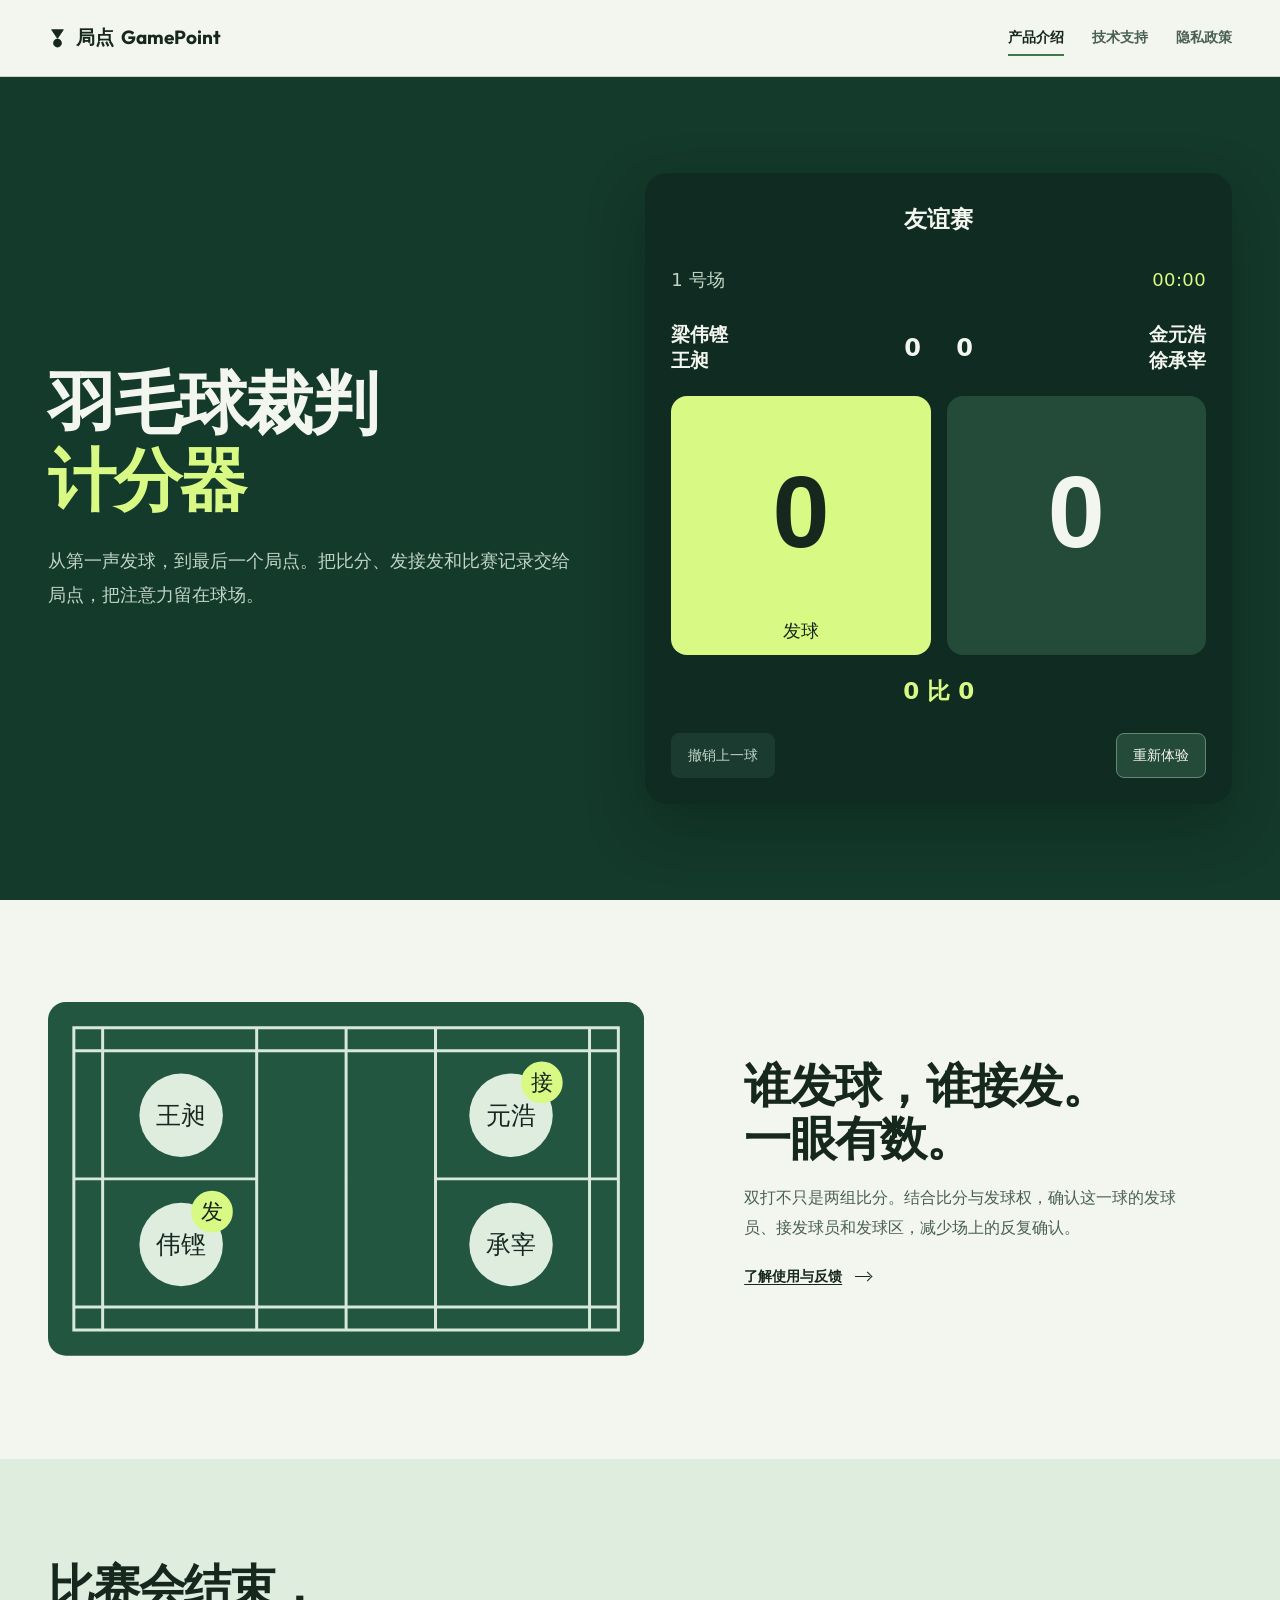
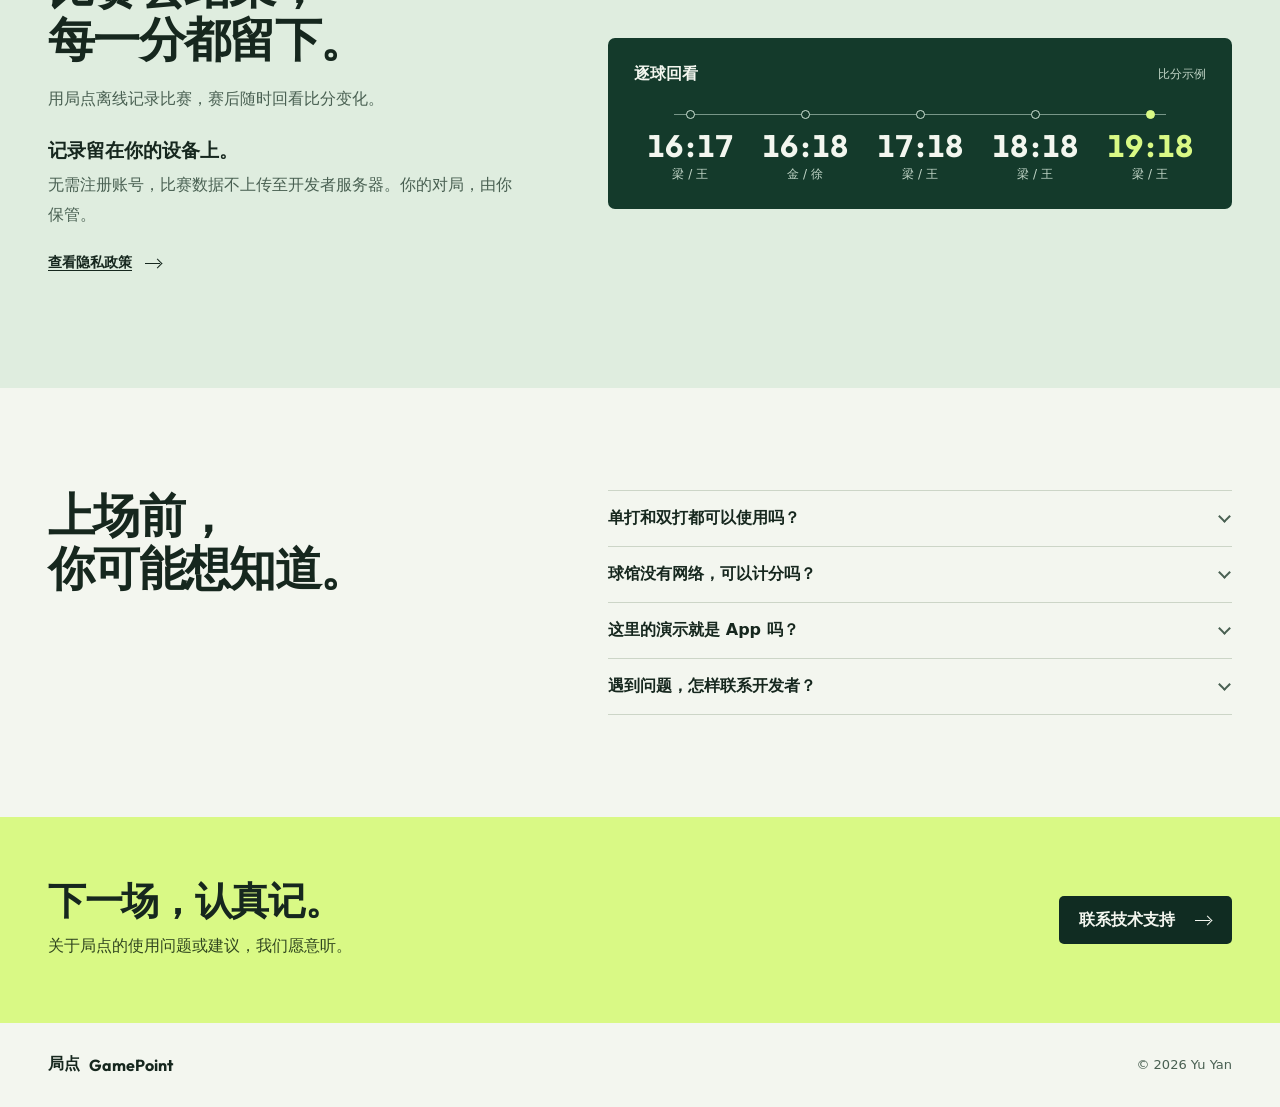
<file: gamepoint/index.html>
<!doctype html>
<html lang="zh-CN">
<head>
  <meta charset="utf-8">
  <meta name="viewport" content="width=device-width, initial-scale=1">
  <meta name="theme-color" content="#143a2b">
  <meta name="description" content="局点 GamePoint，为羽毛球裁判与球友设计。记录单打、双打的每一分，确认发接发站位，赛后回看比赛。">
  <meta property="og:title" content="局点 GamePoint — 羽毛球裁判计分器">
  <meta property="og:description" content="羽毛球裁判计分与对局记录。">
  <meta property="og:image" content="https://missouryy.github.io/gamepoint/assets/court-poster.png">
  <title>局点 GamePoint｜羽毛球裁判计分器</title>
  <link rel="stylesheet" href="styles.css">
  <link rel="icon" href="assets/app-icon.png" type="image/png">
  <link rel="apple-touch-icon" href="assets/app-icon.png">
  <script src="script.js" defer></script>
</head>
<body class="home">
  <a class="skip" href="#main">跳到正文</a>
  <header class="header">
    <nav class="wrap nav" aria-label="主导航">
      <a class="brand" href="./" aria-label="局点 GamePoint 首页">
        <span class="brand-mark" aria-hidden="true"></span>
        <span>局点 <b>GamePoint</b></span>
      </a>
      <div class="nav-links">
        <a href="./" aria-current="page">产品介绍</a>
        <a href="support.html">技术支持</a>
        <a href="privacy.html">隐私政策</a>
      </div>
    </nav>
  </header>

  <main id="main">
    <section class="hero" aria-labelledby="hero-title">
      <div class="wrap hero-layout">
        <div class="hero-copy">
          <h1 id="hero-title">羽毛球裁判<span>计分器</span></h1>
          <p>从第一声发球，到最后一个局点。把比分、发接发和比赛记录交给局点，把注意力留在球场。</p>
        </div>

        <div class="demo" id="experience" aria-label="计分体验" tabindex="-1">
          <div class="scoreboard">
          <div class="match-title">友谊赛</div>
          <div class="board-heading"><span>1 号场</span><span id="match-time" role="timer" aria-label="比赛用时">00:00</span></div>
          <div class="match-teams"><span>梁伟铿<br>王昶</span><span class="games" id="games-a">0</span><span class="games" id="games-b">0</span><span>金元浩<br>徐承宰</span></div>
          <div class="score-grid"><button class="score-button" id="team-a" aria-describedby="score-a serve-a" aria-label="给梁伟铿和王昶加一分"><strong id="score-a">0</strong><span class="serve-label" id="serve-a">发球</span></button><button class="score-button" id="team-b" aria-describedby="score-b serve-b" aria-label="给金元浩和徐承宰加一分"><strong id="score-b">0</strong><span class="serve-label" id="serve-b"></span></button></div>
          <div class="score-call"><button id="start-match" class="start-match" aria-label="开始比赛并计时，零比零">0 比 0</button><p class="score-status" id="score-status" role="status" aria-live="polite" hidden></p></div>
          <div class="board-tools"><button id="undo" disabled>撤销上一球</button><button id="reset">重新体验</button></div>
          <noscript><p>启用 JavaScript 后可体验加分与撤销。</p></noscript>
          </div>
        </div>
      </div>
    </section>

    <section class="wrap position-layout" aria-labelledby="position-title">
      <figure class="position-figure"><svg class="reference-court" viewBox="0 0 600 356" role="img" aria-labelledby="court-title"><title id="court-title">双打开局站位示意：伟铿发球，元浩接发，王昶与承宰为搭档</title><rect width="600" height="356" rx="18" fill="#235640"/><g fill="none" stroke="#d8e9db" stroke-width="3"><path d="M26 26H574V330H26Z M55 26V330 M545 26V330 M26 49H574 M26 307H574 M210 26V330 M390 26V330 M300 26V330 M26 178H210 M390 178H574"/></g><g fill="#dfeddf"><circle cx="134" cy="114" r="42"/><circle cx="134" cy="244" r="42"/><circle cx="466" cy="114" r="42"/><circle cx="466" cy="244" r="42"/></g><g fill="#16271e" font-family="PingFang SC, Microsoft YaHei, sans-serif" font-size="25" text-anchor="middle" dominant-baseline="central"><text x="134" y="114">王昶</text><text x="134" y="244">伟铿</text><text x="466" y="114">元浩</text><text x="466" y="244">承宰</text></g><g fill="#d9f985" stroke="#d9f985" stroke-width="2"><circle cx="165" cy="211" r="20"/><circle cx="497" cy="81" r="20"/></g><g fill="#16271e" font-family="PingFang SC, Microsoft YaHei, sans-serif" font-size="22" text-anchor="middle" dominant-baseline="central"><text x="165" y="211">发</text><text x="497" y="81">接</text></g></svg></figure>
      <div class="section-copy">
        <h2 id="position-title">谁发球，谁接发。<br>一眼有数。</h2>
        <p>双打不只是两组比分。结合比分与发球权，确认这一球的发球员、接发球员和发球区，减少场上的反复确认。</p>
        <a class="text-link" href="support.html">了解使用与反馈 <span class="arrow" aria-hidden="true"></span></a>
      </div>
    </section>

    <section class="records" aria-labelledby="records-title">
      <div class="wrap records-layout">
        <div class="record-copy">
          <h2 id="records-title">比赛会结束，<br>每一分都留下。</h2>
          <p>用局点离线记录比赛，赛后随时回看比分变化。</p>
          <h3>记录留在你的设备上。</h3>
          <p>无需注册账号，比赛数据不上传至开发者服务器。你的对局，由你保管。</p>
          <a class="text-link" href="privacy.html">查看隐私政策 <span class="arrow" aria-hidden="true"></span></a>
        </div>
        <figure class="replay">
          <figcaption><strong>逐球回看</strong><span>比分示例</span></figcaption>
          <ol class="rallies">
            <li><span class="rally-score">16<span>:</span>17</span><span class="rally-side">梁 / 王</span></li>
            <li><span class="rally-score">16<span>:</span>18</span><span class="rally-side">金 / 徐</span></li>
            <li><span class="rally-score">17<span>:</span>18</span><span class="rally-side">梁 / 王</span></li>
            <li><span class="rally-score">18<span>:</span>18</span><span class="rally-side">梁 / 王</span></li>
            <li><span class="rally-score">19<span>:</span>18</span><span class="rally-side">梁 / 王</span></li>
          </ol>
        </figure>
      </div>
    </section>

    <section class="wrap questions" aria-labelledby="questions-title">
      <h2 id="questions-title">上场前，<br>你可能想知道。</h2>
      <div class="faq">
        <details><summary>单打和双打都可以使用吗？</summary><p>可以。局点围绕单打与双打的现场计分设计，双打还可查看发球员、接发球员和站位。</p></details>
        <details><summary>球馆没有网络，可以计分吗？</summary><p>可以。局点支持离线记录比赛，比赛信息保存在设备上。</p></details>
        <details><summary>这里的演示就是 App 吗？</summary><p>这是官网上的简化计分示意，只展示加分、撤销和单局结束。网页演示不会保存比赛。</p></details>
        <details><summary>遇到问题，怎样联系开发者？</summary><p>请前往<a href="support.html">技术支持</a>，附上 App 版本、设备与系统版本，以及问题发生时的比分和操作步骤。</p></details>
      </div>
    </section>

    <section class="closing">
      <div class="wrap closing-inner">
        <div><h2>下一场，认真记。</h2><p>关于局点的使用问题或建议，我们愿意听。</p></div>
        <a class="button button-dark" href="support.html">联系技术支持 <span class="arrow" aria-hidden="true"></span></a>
      </div>
    </section>
  </main>

  <footer class="wrap footer">
    <a class="brand footer-brand" href="./">局点 <b>GamePoint</b></a>
    <span class="copyright">© 2026 Yu Yan</span>
  </footer>
</body>
</html>
</file>
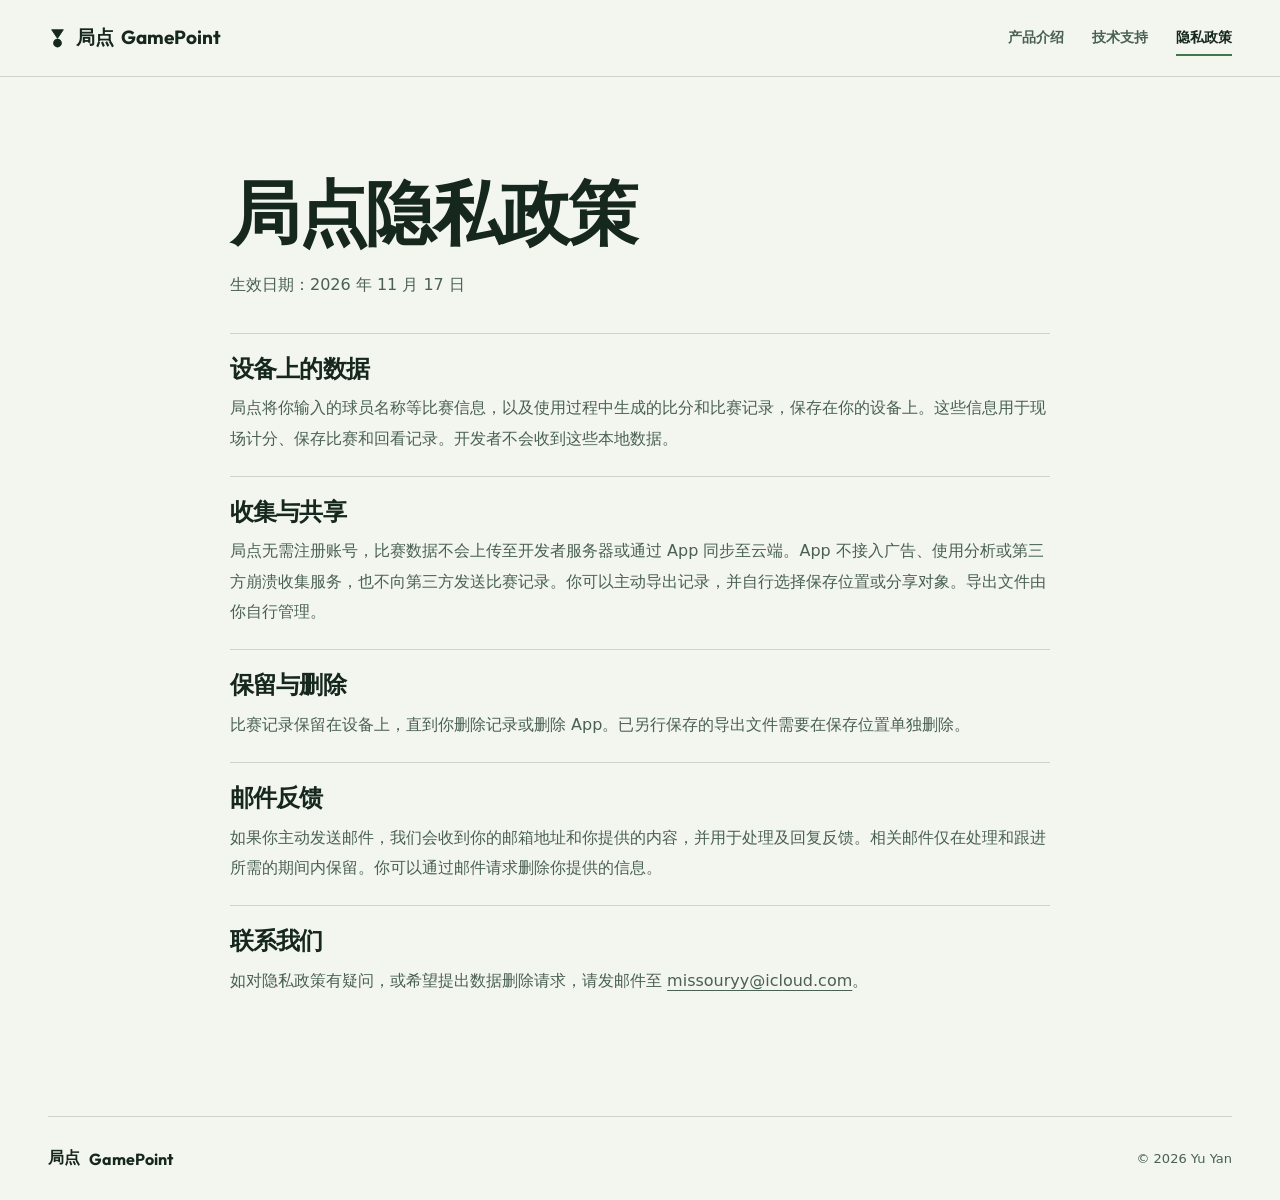
<file: gamepoint/privacy.html>
<!doctype html>
<html lang="zh-CN">
<head>
  <meta charset="utf-8">
  <meta name="viewport" content="width=device-width, initial-scale=1">
  <meta name="theme-color" content="#143a2b">
  <meta name="description" content="了解局点如何在设备上存储比赛数据，以及如何删除数据或联系开发者。">
  <title>隐私政策 | 局点 · GamePoint</title>
  <link rel="stylesheet" href="styles.css">
<link rel="icon" href="assets/app-icon.png" type="image/png"><link rel="apple-touch-icon" href="assets/app-icon.png">
</head>
<body class="document-page">
  <a class="skip" href="#main">跳到正文</a>
  <header class="header"><nav class="wrap nav" aria-label="主导航"><a class="brand" href="./" aria-label="局点 GamePoint 首页"><span class="brand-mark" aria-hidden="true"></span><span>局点 <b>GamePoint</b></span></a><div class="nav-links"><a href="./">产品介绍</a><a href="support.html">技术支持</a><a href="privacy.html" aria-current="page">隐私政策</a></div></nav></header>
  <main id="main" class="wrap document">
    <h1>局点隐私政策</h1>
    <p class="effective-date">生效日期：<time datetime="2026-11-17">2026 年 11 月 17 日</time></p>
    <div class="features">
      <section><h2>设备上的数据</h2><p>局点将你输入的球员名称等比赛信息，以及使用过程中生成的比分和比赛记录，保存在你的设备上。这些信息用于现场计分、保存比赛和回看记录。开发者不会收到这些本地数据。</p></section>
      <section><h2>收集与共享</h2><p>局点无需注册账号，比赛数据不会上传至开发者服务器或通过 App 同步至云端。App 不接入广告、使用分析或第三方崩溃收集服务，也不向第三方发送比赛记录。你可以主动导出记录，并自行选择保存位置或分享对象。导出文件由你自行管理。</p></section>
      <section><h2>保留与删除</h2><p>比赛记录保留在设备上，直到你删除记录或删除 App。已另行保存的导出文件需要在保存位置单独删除。</p></section>
      <section><h2>邮件反馈</h2><p>如果你主动发送邮件，我们会收到你的邮箱地址和你提供的内容，并用于处理及回复反馈。相关邮件仅在处理和跟进所需的期间内保留。你可以通过邮件请求删除你提供的信息。</p></section>
      <section><h2>联系我们</h2><p>如对隐私政策有疑问，或希望提出数据删除请求，请发邮件至 <a href="mailto:missouryy@icloud.com">missouryy@icloud.com</a>。</p></section>
    </div>
  </main>
  <footer class="wrap footer"><a class="brand footer-brand" href="./">局点 <b>GamePoint</b></a><span class="copyright">© 2026 Yu Yan</span></footer>
</body>
</html>
</file>
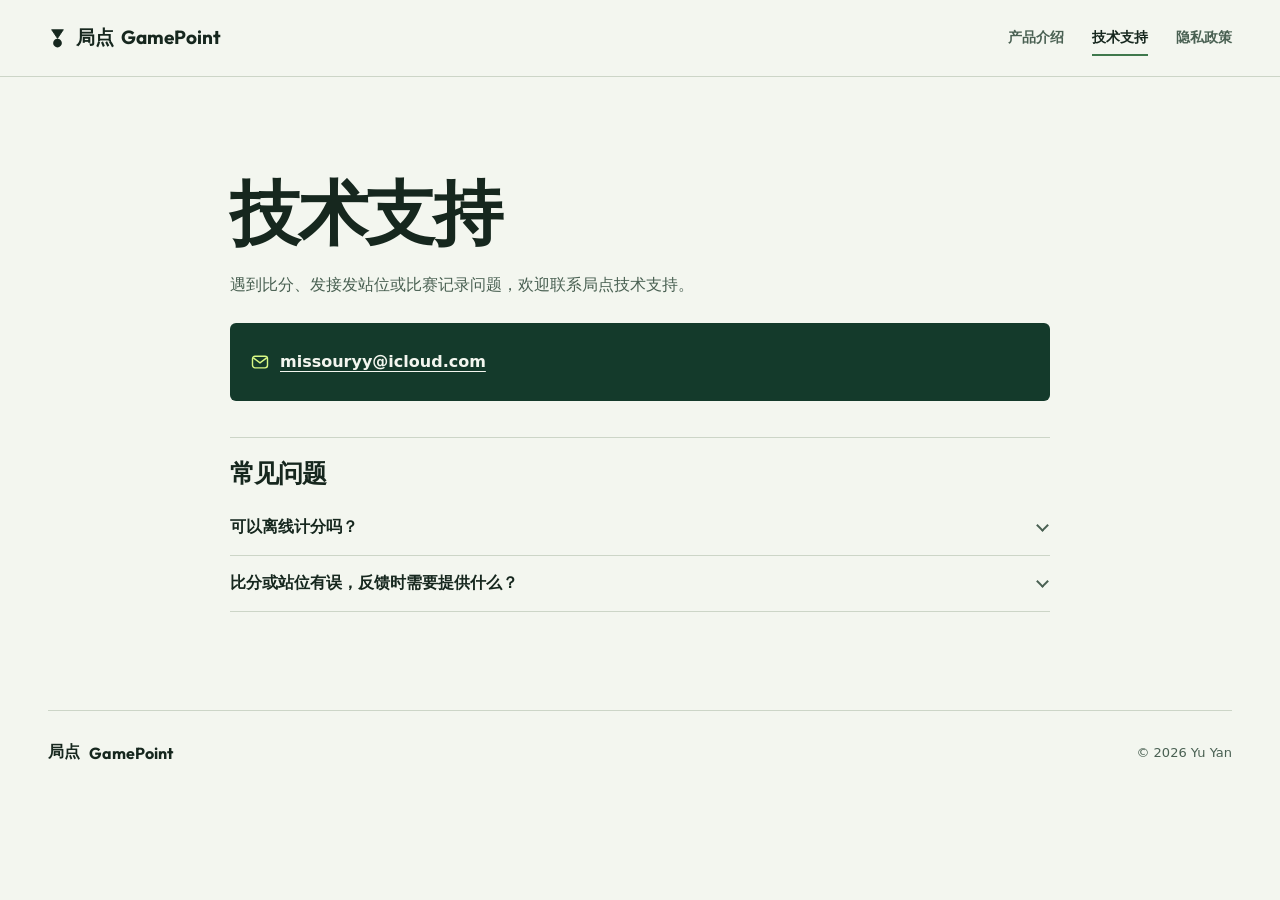
<file: gamepoint/support.html>
<!doctype html>
<html lang="zh-CN">
<head>
  <meta charset="utf-8">
  <meta name="viewport" content="width=device-width, initial-scale=1">
  <meta name="theme-color" content="#143a2b">
  <meta name="description" content="联系局点技术支持，并查看羽毛球比赛计分常见问题。">
  <title>技术支持 | 局点 · GamePoint</title>
  <link rel="stylesheet" href="styles.css">
<link rel="icon" href="assets/app-icon.png" type="image/png"><link rel="apple-touch-icon" href="assets/app-icon.png">
</head>
<body class="document-page">
  <a class="skip" href="#main">跳到正文</a>
  <header class="header"><nav class="wrap nav" aria-label="主导航"><a class="brand" href="./" aria-label="局点 GamePoint 首页"><span class="brand-mark" aria-hidden="true"></span><span>局点 <b>GamePoint</b></span></a><div class="nav-links"><a href="./">产品介绍</a><a href="support.html" aria-current="page">技术支持</a><a href="privacy.html">隐私政策</a></div></nav></header>
  <main id="main" class="wrap document">
    <h1>技术支持</h1>
    <p class="lead">遇到比分、发接发站位或比赛记录问题，欢迎联系局点技术支持。</p>
    <div class="support-contact">
      <a class="email-address" href="mailto:missouryy@icloud.com?subject=GamePoint%20Support">
        <svg width="20" height="20" viewBox="0 0 24 24" fill="none" stroke="currentColor" stroke-width="1.7" aria-hidden="true"><rect x="3" y="5" width="18" height="14" rx="3"/><path d="m4 7 8 6 8-6"/></svg>
        <span>missouryy@icloud.com</span>
      </a>
    </div>
    <div class="faq">
      <h2>常见问题</h2>
      <details><summary>可以离线计分吗？</summary><p>可以。局点支持离线记录比赛。</p></details>
      <details><summary>比分或站位有误，反馈时需要提供什么？</summary><p>请附上 App 版本、设备与系统版本、比赛类型、当时的比分及操作步骤。若方便，也可以附上截图。</p></details>
    </div>
  </main>
  <footer class="wrap footer"><a class="brand footer-brand" href="./">局点 <b>GamePoint</b></a><span class="copyright">© 2026 Yu Yan</span></footer>
</body>
</html>
</file>
<file: gamepoint/styles.css>
@font-face {
  font-family: Outfit;
  src: url("assets/Outfit-Bold.ttf") format("truetype");
  font-weight: 700;
  font-display: swap;
}

:root {
  --paper: #f3f6ef;
  --ink: #16271e;
  --muted: #496052;
  --line: #ccd5c7;
  --forest: #143a2b;
  --deep: #102c22;
  --mint: #dfeddf;
  --lime: #d9f985;
  --on-green-muted: #c1d5c7;
  --frame: min(100% - 96px, 1240px);
  --nav-height: 76px;
  scroll-padding-block-start: calc(var(--nav-height) + 1px);
  font-family: "PingFang SC", "Microsoft YaHei", system-ui, sans-serif;
  color: var(--ink);
  background: var(--paper);
  color-scheme: light;
  accent-color: #326a43;
}

*, *::before, *::after { box-sizing: border-box; }
body { margin: 0; }
h1, h2, h3, p, figure { margin: 0; }
a { color: inherit; text-underline-offset: .24em; }
button { font: inherit; color: inherit; cursor: pointer; }
button:disabled { cursor: default; }
[hidden] { display: none !important; }
::selection { background: var(--lime); color: var(--ink); }
:focus-visible { outline: 2px solid #346c43; outline-offset: 4px; }
.wrap { width: var(--frame); margin-inline: auto; }

.skip { position: fixed; z-index: 5; top: 8px; left: 8px; padding: 10px 16px; background: var(--lime); transform: translateY(-160%); }
.skip:focus { transform: none; }
.header {
  position: sticky;
  top: 0;
  z-index: 4;
  border-bottom: 1px solid var(--line);
  background: var(--paper);
}
.nav, .footer, .closing-inner { display: flex; justify-content: space-between; align-items: center; gap: 24px; }
.nav { min-height: var(--nav-height); }
.brand { display: inline-flex; align-items: center; gap: 9px; text-decoration: none; font-size: 19px; font-weight: 750; white-space: nowrap; }
.brand b { font-family: Outfit, sans-serif; }
.brand-mark {
  flex: none;
  width: 1em;
  height: 1em;
  background: currentColor;
  mask: url("assets/gamepoint-logo.svg") center / contain no-repeat;
}
.nav-links { display: flex; flex-wrap: wrap; gap: 6px 28px; }
.nav-links a { position: relative; align-content: center; min-height: 44px; color: var(--muted); font-size: 14px; font-weight: 650; text-decoration: none; }
.nav-links a:hover, .nav-links a[aria-current] { color: var(--ink); }
.nav-links a[aria-current]::after { content: ""; position: absolute; inset: auto 0 4px; height: 2px; background: #3f784c; }

.hero {
  color: var(--paper);
  background: var(--forest);
}
.hero-layout { display: grid; grid-template-columns: 1fr 1.1fr; gap: 64px; align-items: center; }
@media (min-width: 701px) {
  .hero-layout {
    min-height: calc(100svh - var(--nav-height) - 1px);
    padding-block: clamp(12px, calc((100svh - 720px) / 3), 48px);
  }
  .demo {
    width: min(100%, max(380px, calc(200svh - 885px)));
    justify-self: center;
  }
}
.hero-copy { padding-block: 18px; }
h1, h2 { font-weight: 820; letter-spacing: -.035em; line-height: 1.14; }
.hero h1 { font-size: clamp(42px, 5.3vw, 82px); white-space: nowrap; }
.hero h1 span { display: block; color: var(--lime); }
.hero-copy p { max-width: 29em; margin-top: 24px; color: var(--on-green-muted); font-size: clamp(15px, 1.45vw, 18px); line-height: 1.9; text-wrap: pretty; }
.button { display: inline-flex; align-items: center; justify-content: center; gap: 20px; min-height: 48px; padding: 10px 19px; border: 1px solid transparent; border-radius: 5px; font-weight: 760; text-decoration: none; }
.button-dark { background: var(--deep); color: var(--paper); }
.button-dark:hover { background: #22543f; }
.arrow { position: relative; display: inline-block; width: 17px; height: 11px; flex: none; }
.arrow::before { content: ""; position: absolute; width: 15px; top: 5px; left: 0; border-top: 1.5px solid; }
.arrow::after { content: ""; position: absolute; right: 1px; top: 2px; width: 7px; height: 7px; border: solid; border-width: 1.5px 1.5px 0 0; transform: rotate(45deg); }

.hero :focus-visible { outline-color: var(--lime); }
.demo { min-width: 0; scroll-margin-top: 18px; }
.scoreboard { padding: 26px; border-radius: 22px; background: var(--deep); color: var(--paper); box-shadow: 0 22px 56px #091b136b; line-height: 1.8; }
.match-title { margin-bottom: 24px; font-size: 23px; font-weight: 600; text-align: center; }
.board-heading { display: flex; justify-content: space-between; gap: 16px; color: var(--on-green-muted); font-size: 18px; }
#match-time { color: var(--lime); font-variant-numeric: tabular-nums; letter-spacing: .02em; }
.match-teams { display: grid; grid-template-columns: 1fr 40px 40px 1fr; align-items: center; gap: 12px; margin-block: 26px 22px; font-size: 19px; font-weight: 600; line-height: 1.35; }
.match-teams > span:last-child { text-align: right; }
.games { font-size: 24px; text-align: center; }
.score-grid { display: grid; grid-template-columns: 1fr 1fr; align-items: center; gap: 16px; }
.score-button {
  --tile: #244a39;
  --tile-hover: #2e5b45;
  --tile-pressed: #3f7358;
  position: relative;
  display: flex;
  flex-direction: column;
  align-items: center;
  justify-content: center;
  aspect-ratio: 1;
  min-width: 0;
  padding: 12px 4px 38px;
  border: 0;
  border-radius: 16px;
  background: var(--tile);
  color: var(--paper);
  touch-action: manipulation;
}
.score-button:has(.serve-label:not(:empty)) { --tile: var(--lime); --tile-hover: #ebffae; --tile-pressed: #c6ec68; color: var(--ink); }
.score-button:hover:not(:disabled) { background: var(--tile-hover); }
.score-button:active:not(:disabled) { background: var(--tile-pressed); }
.score-button strong { font: 600 clamp(76px,8vw,120px)/1 -apple-system, BlinkMacSystemFont, "PingFang SC", sans-serif; font-variant-numeric: tabular-nums; }
.serve-label { position: absolute; inset: auto 0 12px; height: 28px; font-size: 18px; text-align: center; }
.score-call { display: grid; min-height: 75px; place-items: center; padding: 14px 0 20px; }
.score-status { font-size: clamp(17px, 1.8vw, 23px); font-weight: 600; line-height: 1.65; text-align: center; text-wrap: balance; }
.start-match { min-height: 44px; padding: 4px 16px; border: 0; border-radius: 8px; background: transparent; color: var(--lime); font-size: 23px; font-weight: 600; line-height: 1.5; }
.start-match:hover, .start-match:focus-visible { background: #244a39; }
.board-tools { display: flex; align-items: center; justify-content: space-between; gap: 12px; }
.board-tools button { min-height: 44px; padding: 9px 16px; border: 1px solid #668575; border-radius: 8px; background: #244a39; color: var(--paper); font-size: 14px; }
.board-tools button:hover:not(:disabled) { background: #2e5b45; }
.board-tools button:disabled { background: #1c3b30; border-color: #1c3b30; color: var(--on-green-muted); }
.scoreboard noscript p { margin-top: 9px; color: var(--on-green-muted); font-size: 13px; }

.position-layout, .records-layout, .questions { display: grid; grid-template-columns: .86fr 1.14fr; gap: clamp(32px, 7vw, 110px); padding-block: clamp(60px, 8vw, 116px); }
.hero-layout, .position-layout { width: min(1200px, calc(100% - 96px)); }
.position-layout { align-items: center; grid-template-columns: 1.1fr .9fr; gap: 100px; }
main h2 { font-size: clamp(29px, 3.65vw, 54px); }
.section-copy p, .record-copy p, .closing p { margin-top: 17px; color: var(--muted); font-size: 16px; line-height: 1.85; }
.section-copy p { max-width: 27em; }
.text-link { display: inline-flex; align-items: center; gap: 13px; min-height: 44px; margin-top: 12px; font-size: 14px; font-weight: 750; }
.text-link:hover { color: #27633a; }

.reference-court { display: block; width: 100%; height: auto; }

.records { background: var(--mint); }
.records-layout { align-items: center; }
.record-copy h3 { margin-top: 24px; font-size: 19px; }
.record-copy h3 + p { margin-top: 6px; }
.replay { padding: clamp(14px, 2.4vw, 26px); border-radius: 7px; background: var(--forest); color: var(--paper); }
.replay figcaption { display: flex; align-items: center; justify-content: space-between; gap: 8px; }
.replay figcaption span { color: var(--on-green-muted); font-size: 12px; }
.rallies { position: relative; display: grid; grid-template-columns: repeat(5, minmax(0, 1fr)); gap: 3px; margin: 18px 0 0; padding: 0; list-style: none; }
.rallies::before { content: ""; position: absolute; inset: 11px 7% auto; height: 1px; background: #789688; }
.rallies li { z-index: 0; display: grid; justify-items: center; gap: 5px; }
.rallies li::before { content: ""; width: 9px; height: 9px; margin-block: 7px 6px; border: 1px solid #d1e5d8; border-radius: 50%; background: var(--forest); }
.rallies li:last-child::before { border-color: var(--lime); background: var(--lime); }
.rally-score { white-space: nowrap; font: 700 clamp(16px, 2.6vw, 31px)/1 Outfit, sans-serif; font-variant-numeric: tabular-nums; }
.rally-score span { margin-inline: .08em; }
.rallies li:last-child .rally-score { color: var(--lime); }
.rally-side { color: var(--on-green-muted); font-size: 12px; }
.faq { border-top: 1px solid var(--line); }
.faq h2 { margin-block: 22px 12px; font-size: 25px; }
.faq details { border-bottom: 1px solid var(--line); }
.faq summary { display: grid; grid-template-columns: 1fr 14px; align-items: center; gap: 12px; padding-block: 17px; cursor: pointer; list-style: none; font-weight: 720; }
.faq summary::-webkit-details-marker { display: none; }
.faq summary::after { content: ""; width: 9px; height: 9px; margin: -4px 2px 0; transform: rotate(45deg); border: solid var(--muted); border-width: 0 2px 2px 0; }
.faq details[open] summary::after { transform: rotate(225deg); margin-top: 4px; }
.faq details p { max-width: 65ch; padding-bottom: 17px; color: var(--muted); font-size: 15px; line-height: 1.85; }
.closing { background: var(--lime); }
.closing-inner { padding-block: clamp(30px, 5vw, 62px); }
.closing h2 { font-size: clamp(26px, 3vw, 42px); }
.closing p { margin-top: 8px; color: #30461f; }
.closing a { flex: none; }
.footer { min-height: 84px; }
.footer .brand { font-size: 16px; }
.copyright { color: var(--muted); font-size: 13px; }

.document { max-width: 820px; min-height: 65vh; padding-block: clamp(46px, 8vw, 98px); }
.document h1 { font-size: clamp(38px, 6vw, 70px); }
.document .lead, .document .effective-date { margin-top: 16px; color: var(--muted); line-height: 1.75; }
.document-page .footer { border-top: 1px solid var(--line); }
.features { margin-top: 34px; }
.features section { border-top: 1px solid var(--line); padding-block: 22px; }
.features h2 { font-size: 24px; }
.features p { margin-top: 10px; color: var(--muted); line-height: 1.9; }
.support-contact { margin-block: 24px 36px; padding: 17px 20px; border-radius: 6px; background: var(--forest); color: var(--paper); }
.email-address { display: inline-flex; max-width: 100%; min-height: 44px; align-items: center; gap: 10px; font-weight: 700; overflow-wrap: anywhere; }
.email-address svg { flex: none; color: var(--lime); }
.email-address:focus-visible { outline-color: var(--lime); }

@media (max-width: 1000px) {
  :root { --frame: min(100% - 56px, 1240px); }
  .hero-layout, .position-layout { width: calc(100% - 64px); }
  .hero-layout { gap: 32px; }
  .position-layout { gap: 48px; }
  .scoreboard { padding: 22px; }
  .match-teams { grid-template-columns: 1fr 24px 24px 1fr; gap: 8px; font-size: 17px; }
  .score-button strong { font-size: 88px; }
  .score-grid { gap: 12px; }
}
@media (max-width: 760px) {
  .records-layout, .questions { grid-template-columns: minmax(0, 1fr); gap: 26px; }
  .hero-copy { padding-block: 0; }
  .hero h1 { font-size: clamp(43px, 9vw, 62px); }
  .hero-copy p { margin-top: 13px; }
}
@media (max-width: 700px) {
  .hero-layout, .position-layout { grid-template-columns: minmax(0, 1fr); width: calc(100% - 40px); gap: 36px; }
  .hero-layout { padding-block: 32px 36px; }
  .position-layout .section-copy { grid-row: 1; }
  .scoreboard { padding: 20px; border-radius: 18px; }
  .match-title { margin-bottom: 20px; font-size: 21px; }
  .board-heading { font-size: 16px; }
  .match-teams { margin-block: 22px 18px; }
  .score-button { border-radius: 12px; }
  .score-button strong { font-size: clamp(76px, 22vw, 112px); }
  .serve-label { bottom: 7px; font-size: 16px; }
  .board-tools button { padding: 9px 12px; font-size: 13px; }
}
@media (max-width: 500px) {
  :root { --frame: calc(100% - 36px); --nav-height: 98px; }
  .nav { flex-wrap: wrap; column-gap: 16px; row-gap: 1px; padding-top: 9px; }
  .nav .brand { min-height: 44px; }
  .nav-links { justify-content: space-between; width: 100%; }
  .nav-links a { font-size: 13px; }
  .closing-inner { align-items: flex-start; flex-direction: column; gap: 16px; }
  .hero h1 { white-space: normal; }
}
@media (max-width: 360px) {
  .hero h1 { font-size: 38px; }
}
@media (prefers-reduced-motion: reduce) {
  *, *::before, *::after { transition: none !important; }
}
</file>
